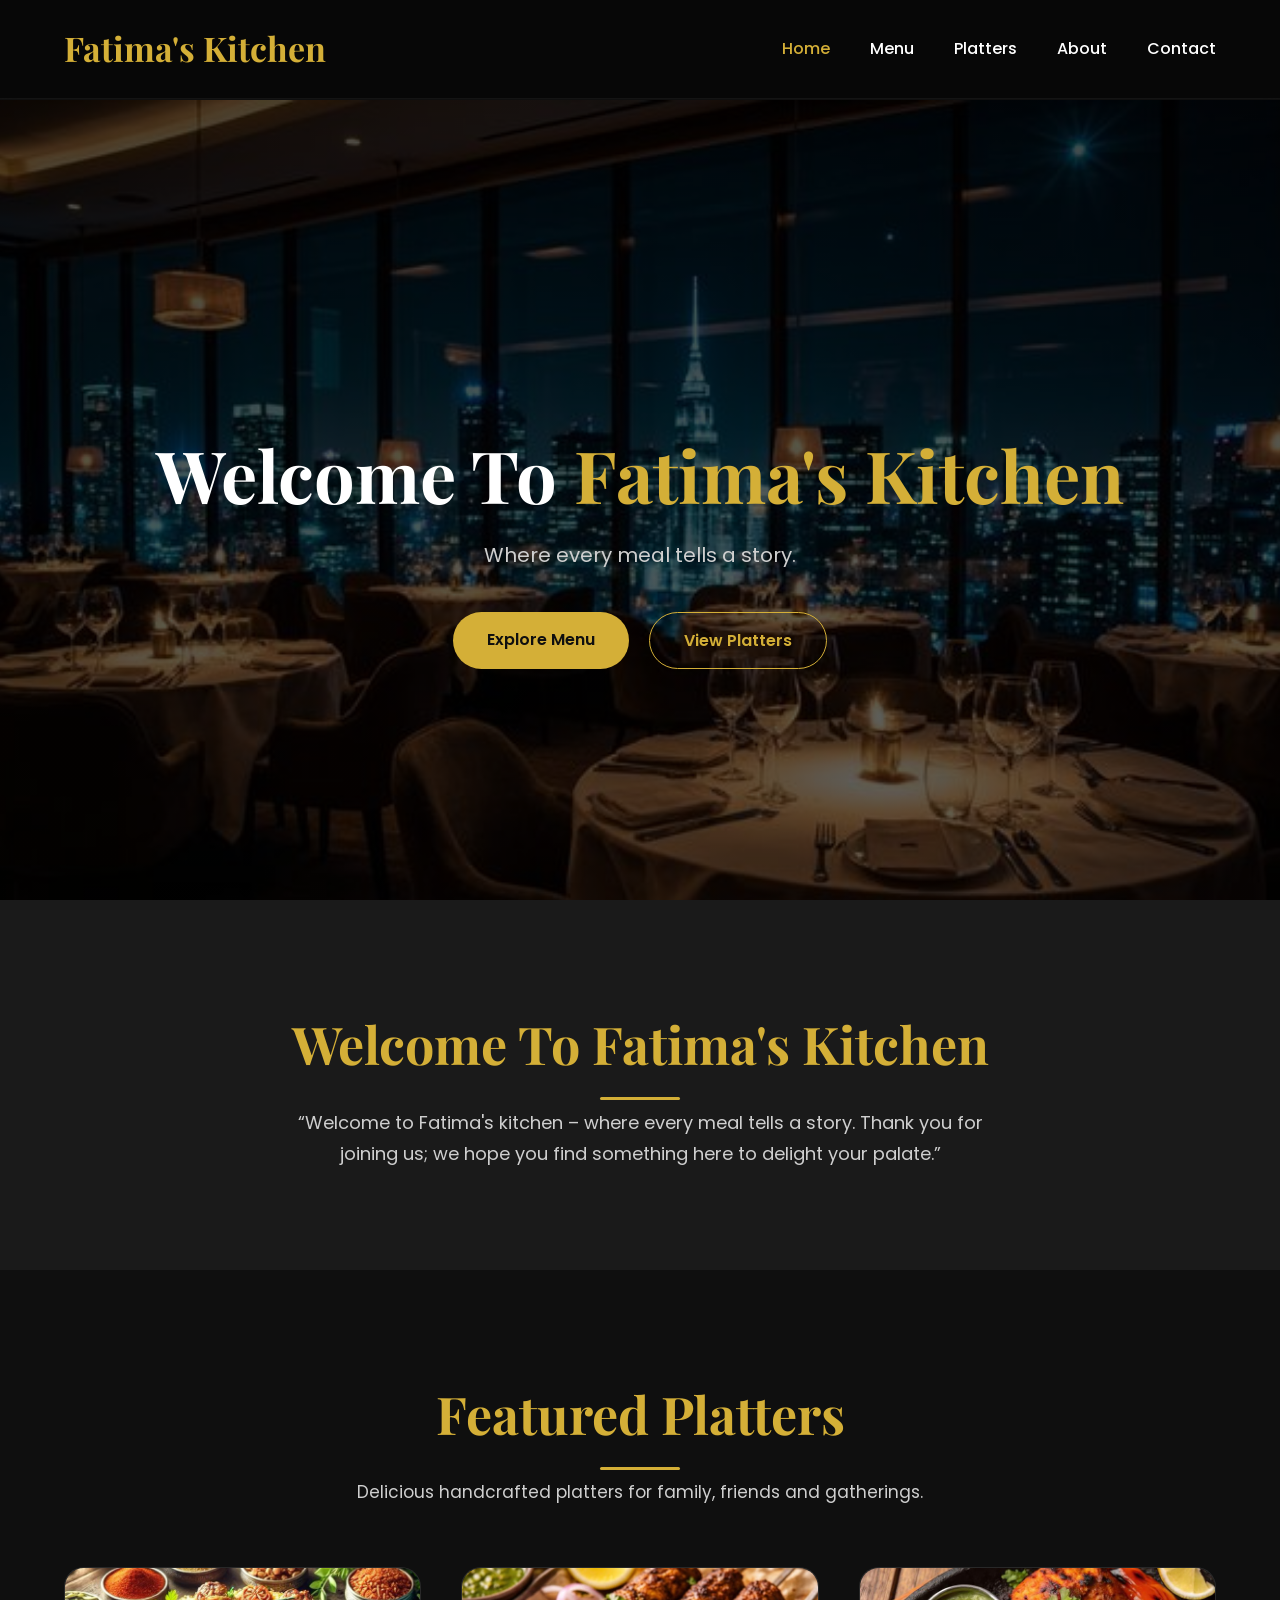
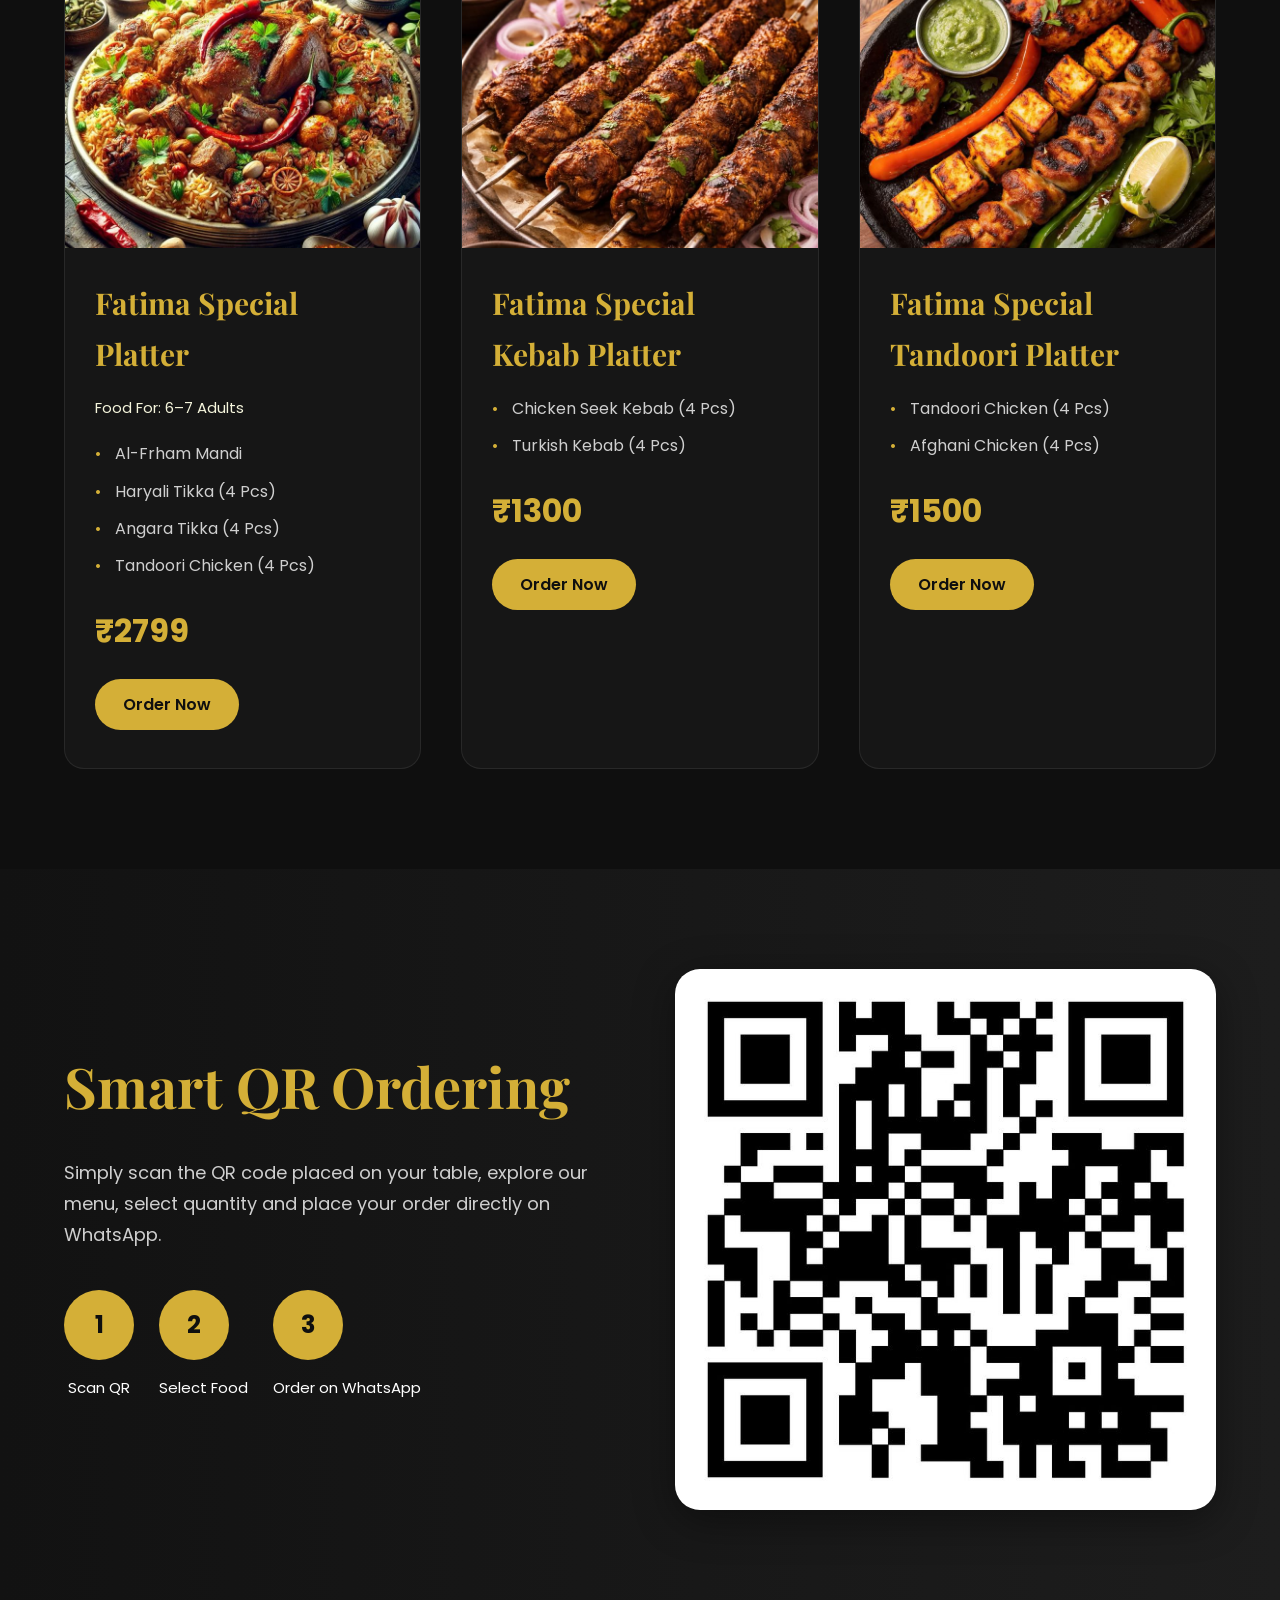
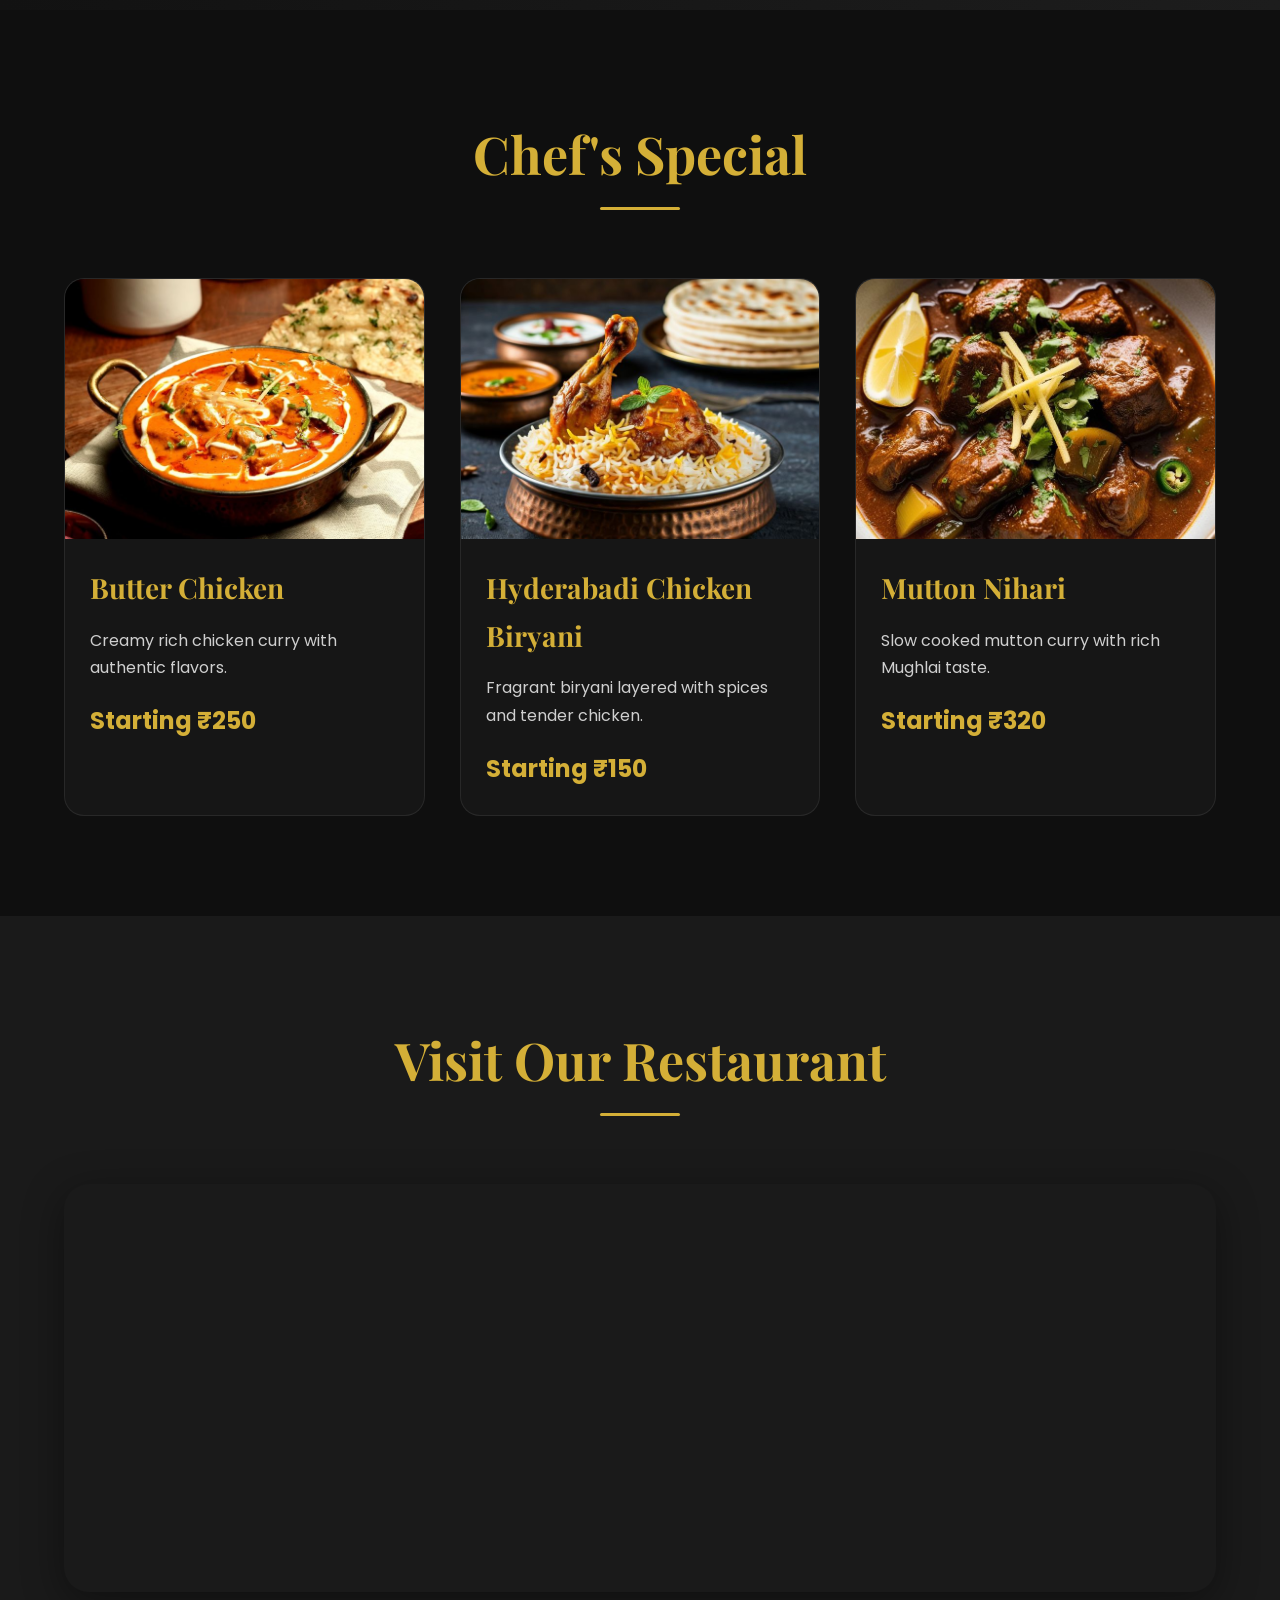
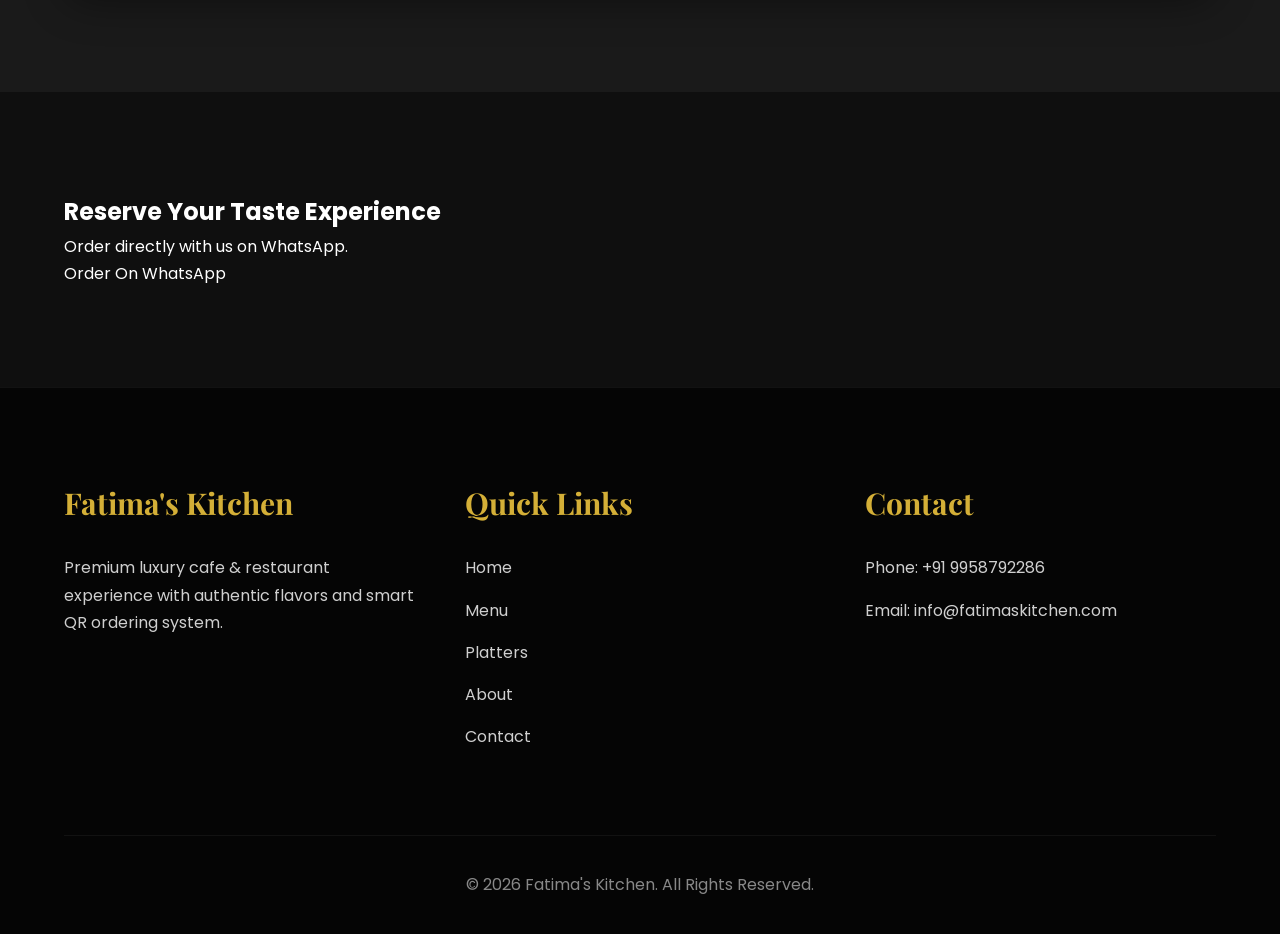
<file: index.html>
<!DOCTYPE html>
<html lang="en">

<head>
    <meta charset="UTF-8">
    <meta name="viewport" content="width=device-width, initial-scale=1.0">

    <title>Fatima's Kitchen | Luxury Cafe & Restaurant</title>

    <!-- Google Fonts -->
    <link rel="preconnect" href="https://fonts.googleapis.com">
    <link rel="preconnect" href="https://fonts.gstatic.com" crossorigin>

    <link
        href="https://fonts.googleapis.com/css2?family=Playfair+Display:wght@500;600;700&family=Poppins:wght@300;400;500;600&display=swap"
        rel="stylesheet">

    <!-- Main CSS -->
    <link rel="stylesheet" href="css/style.css">

    <!-- Animations CSS -->
    <link rel="stylesheet" href="css/animations.css">
    
    <!-- Responsive CSS -->
    <link rel="stylesheet" href="css/responsive.css">


</head>

<body>

    <!-- ========================= -->
    <!-- HEADER / NAVBAR -->
    <!-- ========================= -->

    <header class="header">

        <div class="logo">
            <a href="index.html">Fatima's Kitchen</a>
        </div>

        <nav class="navbar">

            <ul class="nav-links">

                <li><a href="index.html" class="active">Home</a></li>

                <li><a href="menu.html">Menu</a></li>

                <li><a href="platters.html">Platters</a></li>

                <li><a href="about.html">About</a></li>

                <li><a href="contact.html">Contact</a></li>

            </ul>

        </nav>

        <div class="mobile-menu-btn">
            ☰
        </div>

    </header>





    <!-- ========================= -->
    <!-- HERO SECTION -->
    <!-- ========================= -->

    <section class="hero">

        <div class="hero-overlay"></div>

        <div class="hero-slider">

            <!-- Slide 1 -->
            <div class="hero-slide active-slide"
                style="background-image: url('images/hero/hero1.jpg');">

                <div class="hero-content">

                    <h1>
                        Welcome To
                        <span>Fatima's Kitchen</span>
                    </h1>

                    <p>
                        Where every meal tells a story.
                    </p>

                    <div class="hero-buttons">

                        <a href="menu.html" class="btn primary-btn">
                            Explore Menu
                        </a>

                        <a href="platters.html" class="btn secondary-btn">
                            View Platters
                        </a>

                    </div>

                </div>

            </div>


            <!-- Slide 2 -->
            <div class="hero-slide"
                style="background-image: url('images/hero/hero2.jpg');">

                <div class="hero-content">

                    <h1>
                        Luxury Dining Experience
                    </h1>

                    <p>
                        Taste the authentic flavors crafted with passion.
                    </p>

                </div>

            </div>



            <!-- Slide 3 -->
            <div class="hero-slide"
                style="background-image: url('images/hero/hero3.jpg');">

                <div class="hero-content">

                    <h1>
                        Smart QR Ordering System
                    </h1>

                    <p>
                        Scan • Select • Order on WhatsApp
                    </p>

                </div>

            </div>

        </div>

    </section>





    <!-- ========================= -->
    <!-- WELCOME SECTION -->
    <!-- ========================= -->

    <section class="welcome-section">

        <div class="container">

            <div class="section-heading">

                <h2>
                    Welcome To Fatima's Kitchen
                </h2>

                <p>
                    “Welcome to Fatima's kitchen – where every meal tells a story.
                    Thank you for joining us; we hope you find something here
                    to delight your palate.”
                </p>

            </div>

        </div>

    </section>





    <!-- ========================= -->
    <!-- FEATURED PLATTERS -->
    <!-- ========================= -->

    <section class="featured-platters">

        <div class="container">

            <div class="section-heading">

                <h2>Featured Platters</h2>

                <p>
                    Delicious handcrafted platters for family, friends and gatherings.
                </p>

            </div>



            <div class="platter-grid">


                <!-- Platter Card 1 -->
                <div class="platter-card">

                    <div class="platter-image">

                        <img src="images/platters/fatima-special-platter.jpg"
                            alt="Fatima Special Platter">

                    </div>

                    <div class="platter-content">

                        <h3>Fatima Special Platter</h3>

                        <p class="serves">
                            Food For: 6–7 Adults
                        </p>

                        <ul>

                            <li>Al-Frham Mandi</li>
                            <li>Haryali Tikka (4 Pcs)</li>
                            <li>Angara Tikka (4 Pcs)</li>
                            <li>Tandoori Chicken (4 Pcs)</li>

                        </ul>

                        <h4>₹2799</h4>

                        <a href="platters.html" class="card-btn">
                            Order Now
                        </a>

                    </div>

                </div>




                <!-- Platter Card 2 -->
                <div class="platter-card">

                    <div class="platter-image">

                        <img src="images/platters/kebab-platter.jpg"
                            alt="Kebab Platter">

                    </div>

                    <div class="platter-content">

                        <h3>Fatima Special Kebab Platter</h3>

                        <ul>

                            <li>Chicken Seek Kebab (4 Pcs)</li>
                            <li>Turkish Kebab (4 Pcs)</li>

                        </ul>

                        <h4>₹1300</h4>

                        <a href="platters.html" class="card-btn">
                            Order Now
                        </a>

                    </div>

                </div>





                <!-- Platter Card 3 -->
                <div class="platter-card">

                    <div class="platter-image">

                        <img src="images/platters/tandoori-platter.jpg"
                            alt="Tandoori Platter">

                    </div>

                    <div class="platter-content">

                        <h3>Fatima Special Tandoori Platter</h3>

                        <ul>

                            <li>Tandoori Chicken (4 Pcs)</li>
                            <li>Afghani Chicken (4 Pcs)</li>

                        </ul>

                        <h4>₹1500</h4>

                        <a href="platters.html" class="card-btn">
                            Order Now
                        </a>

                    </div>

                </div>


            </div>

        </div>

    </section>






    <!-- ========================= -->
    <!-- QR ORDERING SECTION -->
    <!-- ========================= -->

    <section class="qr-section">

        <div class="container">

            <div class="qr-content">

                <div class="qr-text">

                    <h2>
                        Smart QR Ordering
                    </h2>

                    <p>
                        Simply scan the QR code placed on your table,
                        explore our menu, select quantity and place your
                        order directly on WhatsApp.
                    </p>

                    <div class="qr-steps">

                        <div class="step">
                            <span>1</span>
                            <p>Scan QR</p>
                        </div>

                        <div class="step">
                            <span>2</span>
                            <p>Select Food</p>
                        </div>

                        <div class="step">
                            <span>3</span>
                            <p>Order on WhatsApp</p>
                        </div>

                    </div>

                </div>

                <div class="qr-image">

                    <img src="images/gallery/qr-demo.jpg"
                        alt="QR Ordering">

                </div>

            </div>

        </div>

    </section>






    <!-- ========================= -->
    <!-- SPECIAL MENU SECTION -->
    <!-- ========================= -->

    <section class="special-menu">

        <div class="container">

            <div class="section-heading">

                <h2>
                    Chef's Special
                </h2>

            </div>

            <div class="special-menu-grid">


                <!-- Item 1 -->
                <div class="menu-item">

                    <img src="images/menu/chicken/butter-chicken.jpg"
                        alt="Butter Chicken">

                    <div class="menu-content">

                        <h3>Butter Chicken</h3>

                        <p>
                            Creamy rich chicken curry with authentic flavors.
                        </p>

                        <span>Starting ₹250</span>

                    </div>

                </div>



                <!-- Item 2 -->
                <div class="menu-item">

                    <img src="images/menu/biryani/chicken-biryani.jpg"
                        alt="Chicken Biryani">

                    <div class="menu-content">

                        <h3>Hyderabadi Chicken Biryani</h3>

                        <p>
                            Fragrant biryani layered with spices and tender chicken.
                        </p>

                        <span>Starting ₹150</span>

                    </div>

                </div>



                <!-- Item 3 -->
                <div class="menu-item">

                    <img src="images/menu/mutton/mutton-nihari.jpg"
                        alt="Mutton Nihari">

                    <div class="menu-content">

                        <h3>Mutton Nihari</h3>

                        <p>
                            Slow cooked mutton curry with rich Mughlai taste.
                        </p>

                        <span>Starting ₹320</span>

                    </div>

                </div>

            </div>

        </div>

    </section>







    <!-- ========================= -->
    <!-- GOOGLE MAP SECTION -->
    <!-- ========================= -->

    <section class="map-section">

        <div class="container">

            <div class="section-heading">

                <h2>
                    Visit Our Restaurant
                </h2>

            </div>

            <div class="map-container">

                <iframe
                    src="https://www.google.com/maps?q=Pari%20Chowk%20Greater%20Noida&output=embed"
                    width="100%"
                    height="400"
                    style="border:0;"
                    allowfullscreen=""
                    loading="lazy">

                </iframe>

            </div>

        </div>

    </section>






    <!-- ========================= -->
    <!-- CONTACT CTA -->
    <!-- ========================= -->

    <section class="contact-cta">

        <div class="container">

            <h2>
                Reserve Your Taste Experience
            </h2>

            <p>
                Order directly with us on WhatsApp.
            </p>

            <a href="https://wa.me/919958792286"
                target="_blank"
                class="whatsapp-btn">

                Order On WhatsApp

            </a>

        </div>

    </section>






    <!-- ========================= -->
    <!-- FOOTER -->
    <!-- ========================= -->

    <footer class="footer">

        <div class="container">

            <div class="footer-grid">


                <!-- About -->
                <div class="footer-box">

                    <h3>Fatima's Kitchen</h3>

                    <p>
                        Premium luxury cafe & restaurant experience with authentic flavors and smart QR ordering system.
                    </p>

                </div>



                <!-- Quick Links -->
                <div class="footer-box">

                    <h3>Quick Links</h3>

                    <ul>

                        <li><a href="index.html">Home</a></li>

                        <li><a href="menu.html">Menu</a></li>

                        <li><a href="platters.html">Platters</a></li>

                        <li><a href="about.html">About</a></li>

                        <li><a href="contact.html">Contact</a></li>

                    </ul>

                </div>



                <!-- Contact -->
                <div class="footer-box">

                    <h3>Contact</h3>

                    <p>Phone: +91 9958792286</p>

                    <p>Email: info@fatimaskitchen.com</p>

                </div>

            </div>



            <div class="footer-bottom">

                <p>
                    © 2026 Fatima's Kitchen. All Rights Reserved.
                </p>

            </div>

        </div>

    </footer>





    <!-- ========================= -->
    <!-- MAIN JS -->
    <!-- ========================= -->

    <script src="js/main.js"></script>

</body>

</html>
</file>
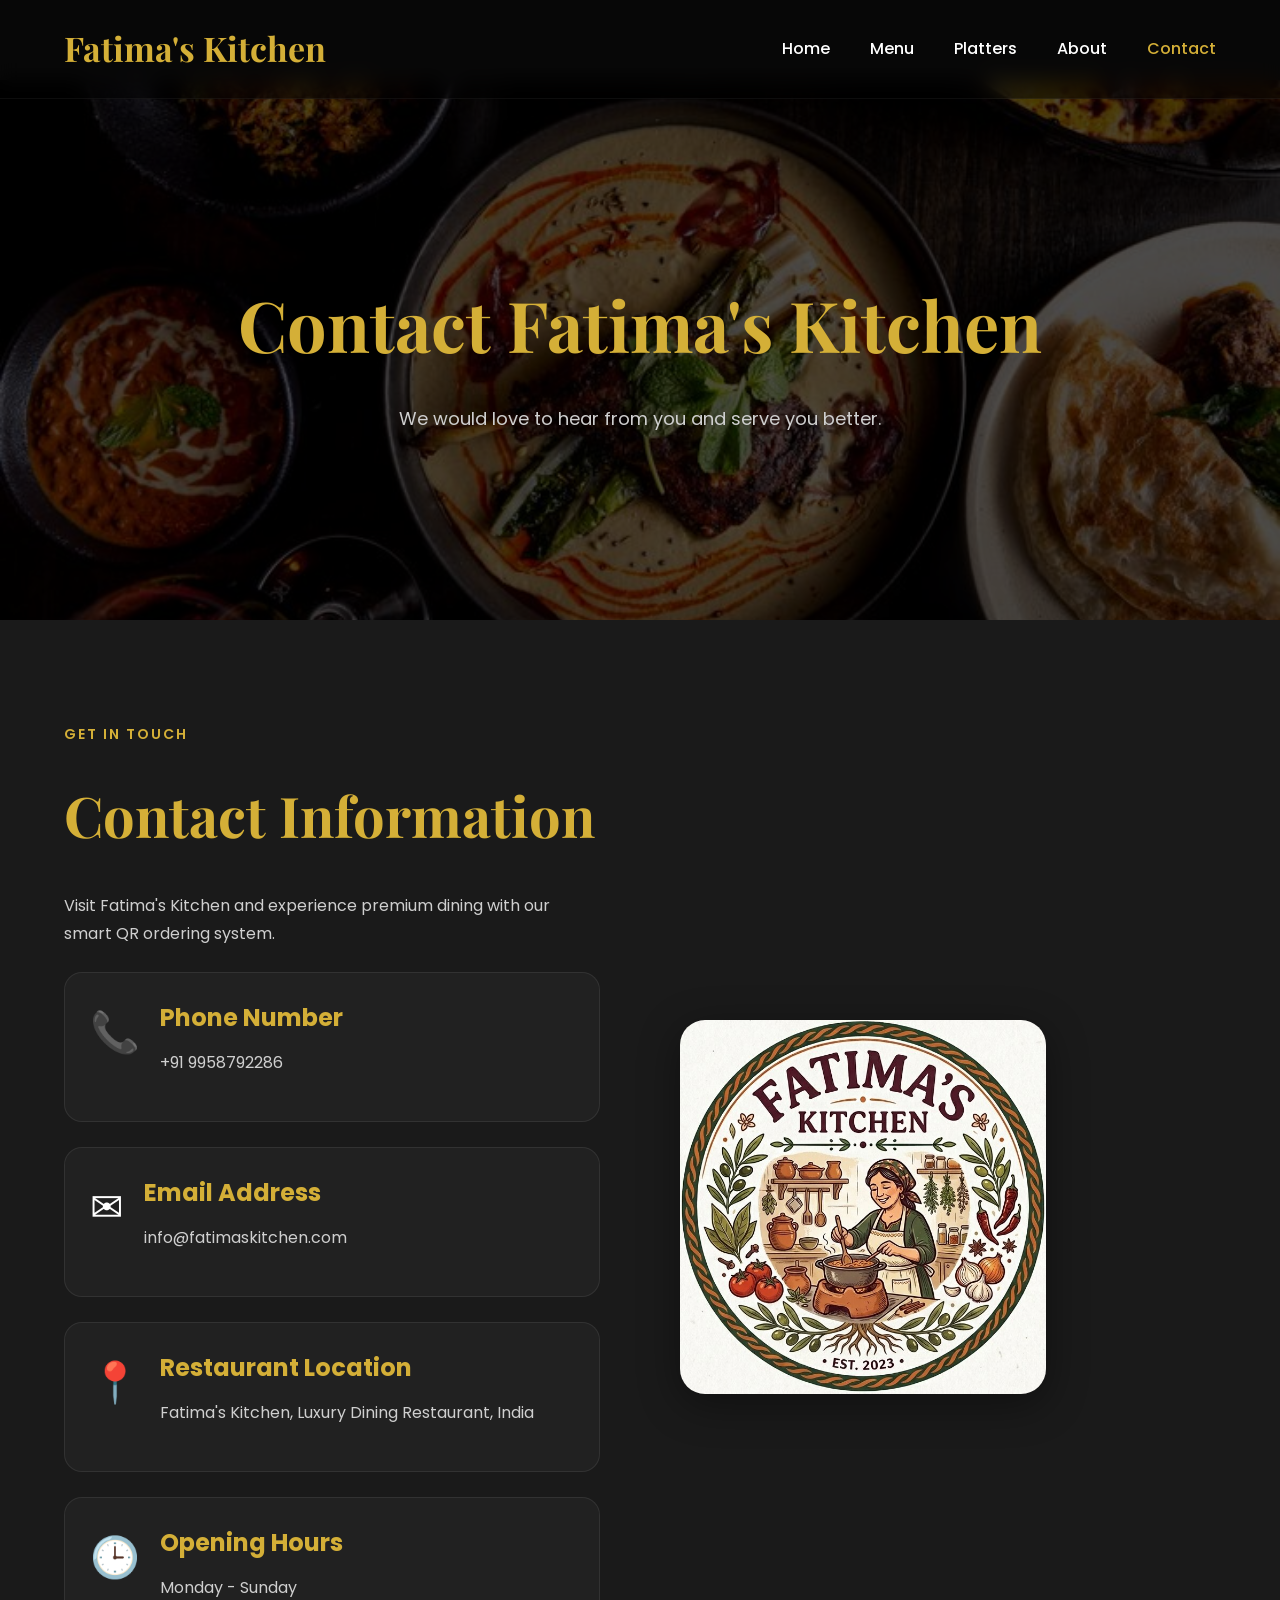
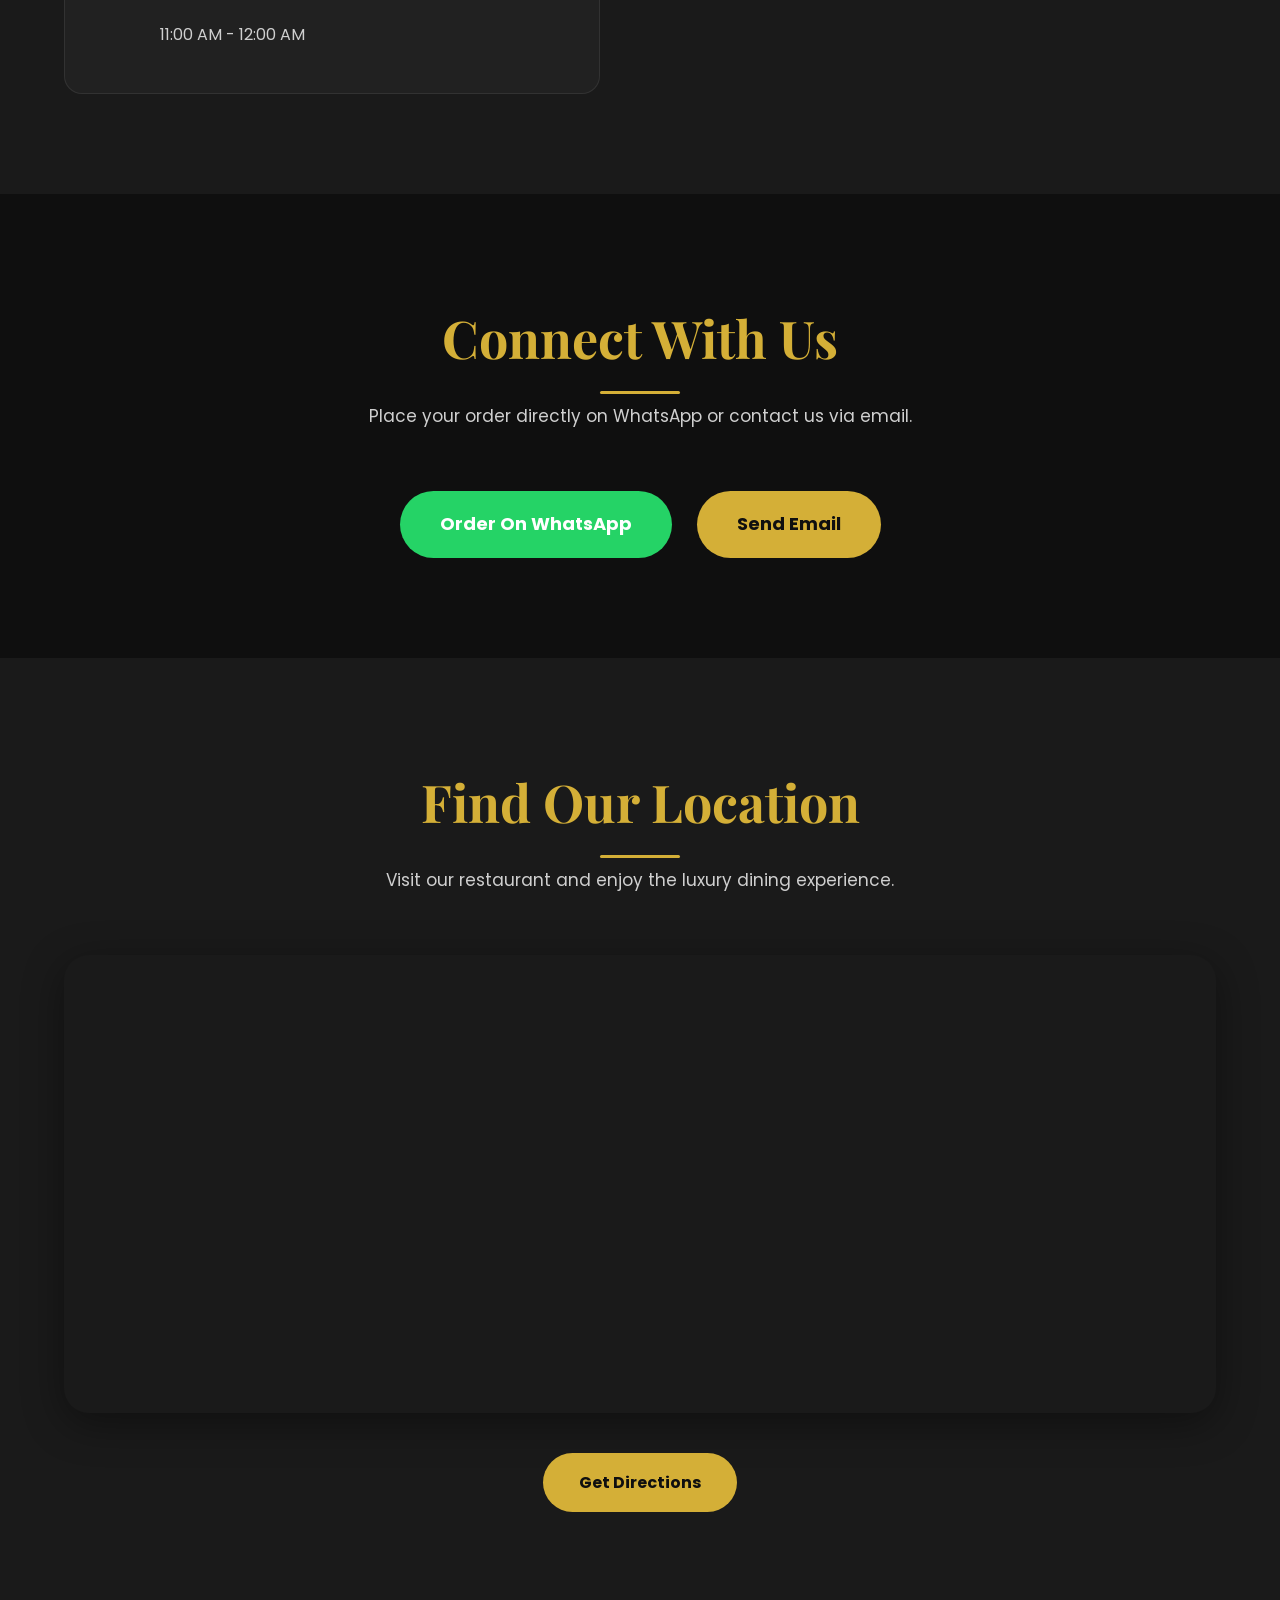
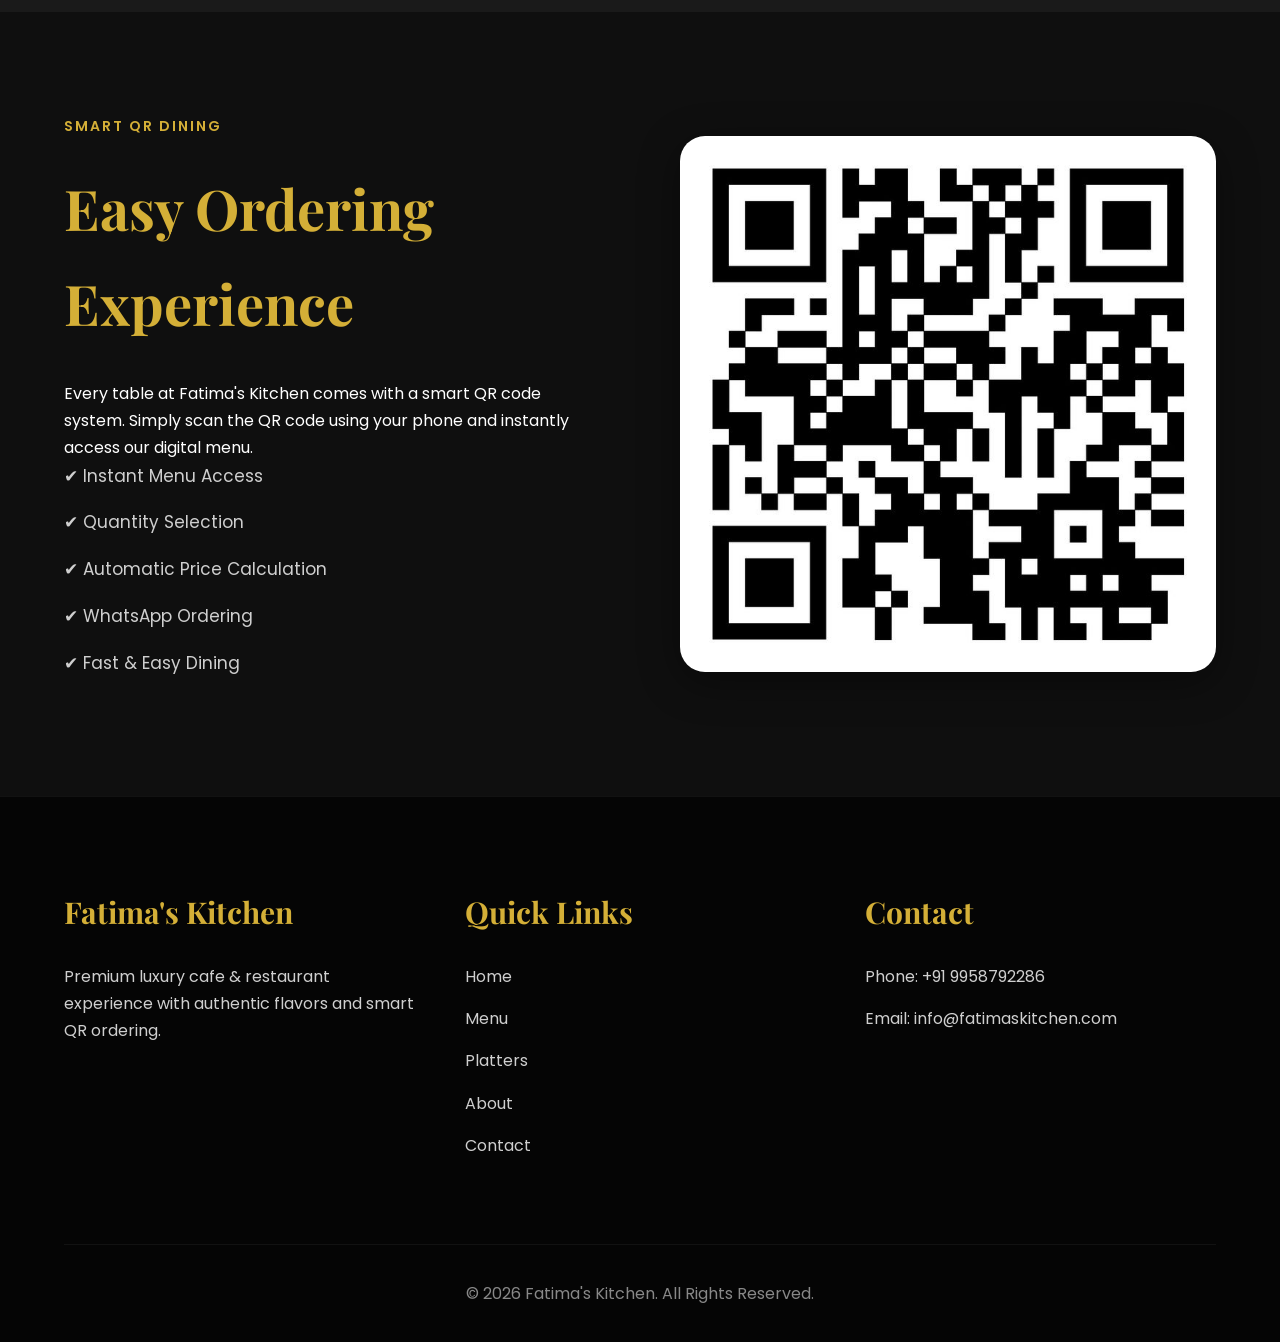
<file: contact.html>
<!DOCTYPE html>
<html lang="en">

<head>

    <meta charset="UTF-8">

    <meta name="viewport"
        content="width=device-width, initial-scale=1.0">

    <title>
        Contact Us | Fatima's Kitchen
    </title>

    <!-- GOOGLE FONTS -->

    <link rel="preconnect"
        href="https://fonts.googleapis.com">

    <link rel="preconnect"
        href="https://fonts.gstatic.com"
        crossorigin>

    <link href="https://fonts.googleapis.com/css2?family=Playfair+Display:wght@500;600;700&family=Poppins:wght@300;400;500;600&display=swap"
        rel="stylesheet">

    <!-- Main CSS -->
    <link rel="stylesheet" href="css/style.css">

    <!-- Animations CSS -->
    <link rel="stylesheet" href="css/animations.css">
    
    <!-- Responsive CSS -->
    <link rel="stylesheet" href="css/responsive.css">

</head>

<body>






    <!-- ========================= -->
    <!-- HEADER -->
    <!-- ========================= -->

    <header class="header">

        <div class="logo">

            <a href="index.html">
                Fatima's Kitchen
            </a>

        </div>

        <nav class="navbar">

            <ul class="nav-links">

                <li>
                    <a href="index.html">
                        Home
                    </a>
                </li>

                <li>
                    <a href="menu.html">
                        Menu
                    </a>
                </li>

                <li>
                    <a href="platters.html">
                        Platters
                    </a>
                </li>

                <li>
                    <a href="about.html">
                        About
                    </a>
                </li>

                <li>
                    <a href="contact.html"
                        class="active">
                        Contact
                    </a>
                </li>

            </ul>

        </nav>

        <div class="mobile-menu-btn">
            ☰
        </div>

    </header>








    <!-- ========================= -->
    <!-- PAGE HERO -->
    <!-- ========================= -->

    <section class="page-hero"
        style="background-image: url('images/hero/hero2.jpg');">

        <div class="overlay"></div>

        <div class="page-hero-content">

            <h1>
                Contact Fatima's Kitchen
            </h1>

            <p>
                We would love to hear from you and serve you better.
            </p>

        </div>

    </section>










    <!-- ========================= -->
    <!-- CONTACT INFO SECTION -->
    <!-- ========================= -->

    <section class="contact-info-section">

        <div class="container">

            <div class="contact-grid">







                <!-- CONTACT DETAILS -->

                <div class="contact-details">

                    <span class="section-subtitle">
                        Get In Touch
                    </span>

                    <h2>
                        Contact Information
                    </h2>

                    <p>
                        Visit Fatima's Kitchen and experience premium dining with our smart QR ordering system.
                    </p>







                    <!-- PHONE -->

                    <div class="contact-card">

                        <div class="contact-icon">
                            📞
                        </div>

                        <div class="contact-text">

                            <h3>
                                Phone Number
                            </h3>

                            <p>
                                +91 9958792286
                            </p>

                        </div>

                    </div>








                    <!-- EMAIL -->

                    <div class="contact-card">

                        <div class="contact-icon">
                            ✉
                        </div>

                        <div class="contact-text">

                            <h3>
                                Email Address
                            </h3>

                            <p>
                                info@fatimaskitchen.com
                            </p>

                        </div>

                    </div>








                    <!-- LOCATION -->

                    <div class="contact-card">

                        <div class="contact-icon">
                            📍
                        </div>

                        <div class="contact-text">

                            <h3>
                                Restaurant Location
                            </h3>

                            <p>
                                Fatima's Kitchen,
                                Luxury Dining Restaurant,
                                India
                            </p>

                        </div>

                    </div>








                    <!-- OPENING HOURS -->

                    <div class="contact-card">

                        <div class="contact-icon">
                            🕒
                        </div>

                        <div class="contact-text">

                            <h3>
                                Opening Hours
                            </h3>

                            <p>
                                Monday - Sunday
                            </p>

                            <p>
                                11:00 AM - 12:00 AM
                            </p>

                        </div>

                    </div>

                </div>








                <!-- CONTACT IMAGE -->

                <div class="contact-image">

                    <img src="images/gallery/gallery3.jpg"
                        alt="Fatima's Kitchen "style="width: 366px; height: auto;">


                </div>

            </div>

        </div>

    </section>










    <!-- ========================= -->
    <!-- CONTACT ACTIONS -->
    <!-- ========================= -->

    <section class="contact-actions-section">

        <div class="container">

            <div class="section-heading">

                <h2>
                    Connect With Us
                </h2>

                <p>
                    Place your order directly on WhatsApp or contact us via email.
                </p>

            </div>







            <div class="contact-action-buttons">




                <!-- WHATSAPP BUTTON -->

                <a href="https://wa.me/919958792286"
                    target="_blank"
                    class="contact-btn whatsapp-contact-btn">

                    Order On WhatsApp

                </a>








                <!-- EMAIL BUTTON -->

                <a href="mailto:info@fatimaskitchen.com"
                    class="contact-btn email-contact-btn">

                    Send Email

                </a>

            </div>

        </div>

    </section>










    <!-- ========================= -->
    <!-- GOOGLE MAP SECTION -->
    <!-- ========================= -->

    <section class="map-section">

        <div class="container">

            <div class="section-heading">

                <h2>
                    Find Our Location
                </h2>

                <p>
                    Visit our restaurant and enjoy the luxury dining experience.
                </p>

            </div>








            <!-- GOOGLE MAP -->

            <div class="map-container">

                <iframe
                    src="https://www.google.com/maps?q=Pari%20Chowk%20Greater%20Noida&output=embed"
                    width="100%"
                    height="450"
                    style="border:0;"
                    allowfullscreen=""
                    loading="lazy">

                </iframe>

            </div>








            <!-- DIRECTION BUTTON -->

            <div class="direction-btn-box">

                <a href="https://maps.google.com"
                    target="_blank"
                    class="direction-btn">

                    Get Directions

                </a>

            </div>

        </div>

    </section>










    <!-- ========================= -->
    <!-- QR ORDERING INFO -->
    <!-- ========================= -->

    <section class="qr-info-section">

        <div class="container">

            <div class="qr-info-grid">







                <!-- LEFT -->

                <div class="qr-info-content">

                    <span class="section-subtitle">
                        Smart QR Dining
                    </span>

                    <h2>
                        Easy Ordering Experience
                    </h2>

                    <p>
                        Every table at Fatima's Kitchen comes with a smart QR code system.
                        Simply scan the QR code using your phone and instantly access our digital menu.
                    </p>

                    <ul class="qr-features">

                        <li>
                            ✔ Instant Menu Access
                        </li>

                        <li>
                            ✔ Quantity Selection
                        </li>

                        <li>
                            ✔ Automatic Price Calculation
                        </li>

                        <li>
                            ✔ WhatsApp Ordering
                        </li>

                        <li>
                            ✔ Fast & Easy Dining
                        </li>

                    </ul>

                </div>








                <!-- RIGHT -->

                <div class="qr-info-image">

                    <img src="images/gallery/qr-demo.jpg"
                        alt="QR Ordering System">

                </div>

            </div>

        </div>

    </section>










    <!-- ========================= -->
    <!-- FOOTER -->
    <!-- ========================= -->

    <footer class="footer">

        <div class="container">

            <div class="footer-grid">








                <!-- ABOUT -->

                <div class="footer-box">

                    <h3>
                        Fatima's Kitchen
                    </h3>

                    <p>
                        Premium luxury cafe & restaurant experience with authentic flavors and smart QR ordering.
                    </p>

                </div>








                <!-- QUICK LINKS -->

                <div class="footer-box">

                    <h3>
                        Quick Links
                    </h3>

                    <ul>

                        <li>
                            <a href="index.html">
                                Home
                            </a>
                        </li>

                        <li>
                            <a href="menu.html">
                                Menu
                            </a>
                        </li>

                        <li>
                            <a href="platters.html">
                                Platters
                            </a>
                        </li>

                        <li>
                            <a href="about.html">
                                About
                            </a>
                        </li>

                        <li>
                            <a href="contact.html">
                                Contact
                            </a>
                        </li>

                    </ul>

                </div>








                <!-- CONTACT -->

                <div class="footer-box">

                    <h3>
                        Contact
                    </h3>

                    <p>
                        Phone: +91 9958792286
                    </p>

                    <p>
                        Email: info@fatimaskitchen.com
                    </p>

                </div>

            </div>








            <!-- FOOTER BOTTOM -->

            <div class="footer-bottom">

                <p>
                    © 2026 Fatima's Kitchen.
                    All Rights Reserved.
                </p>

            </div>

        </div>

    </footer>








    <!-- MAIN JS -->

    <script src="js/main.js"></script>

</body>

</html>
</file>
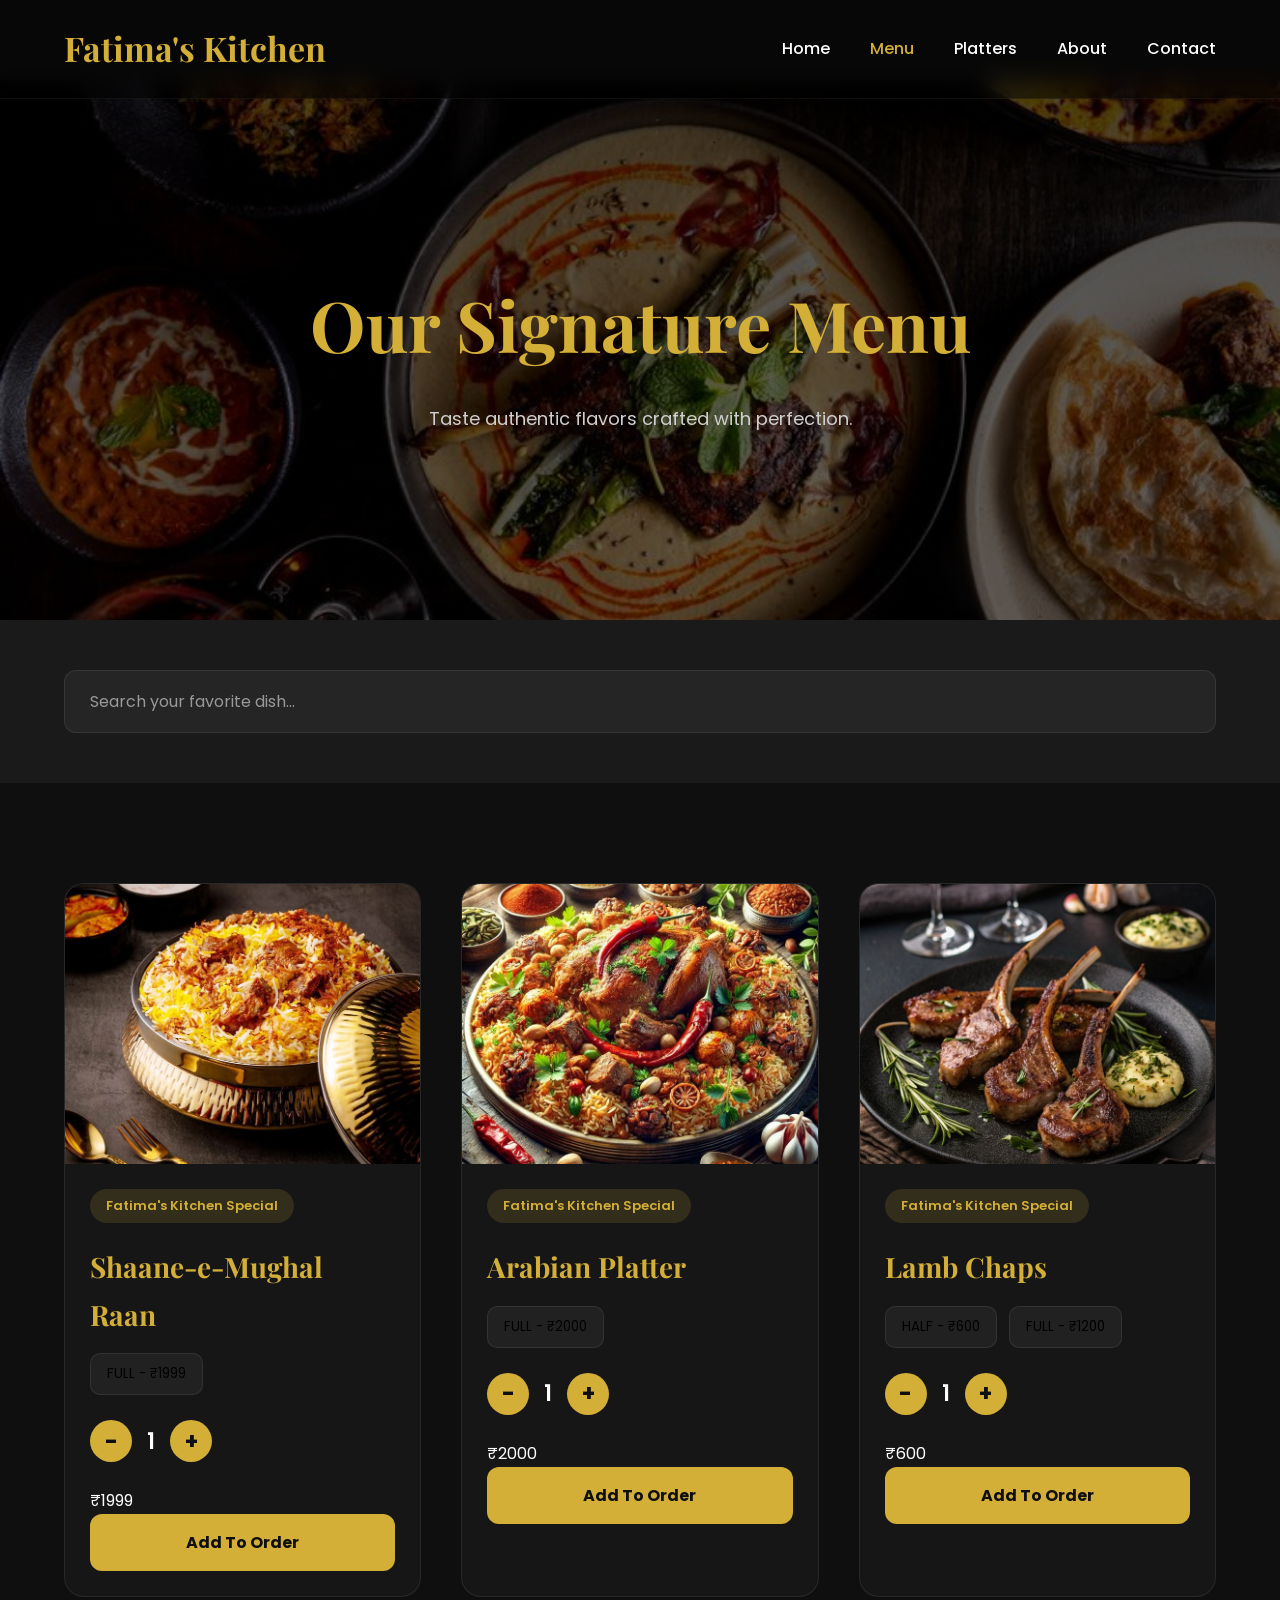
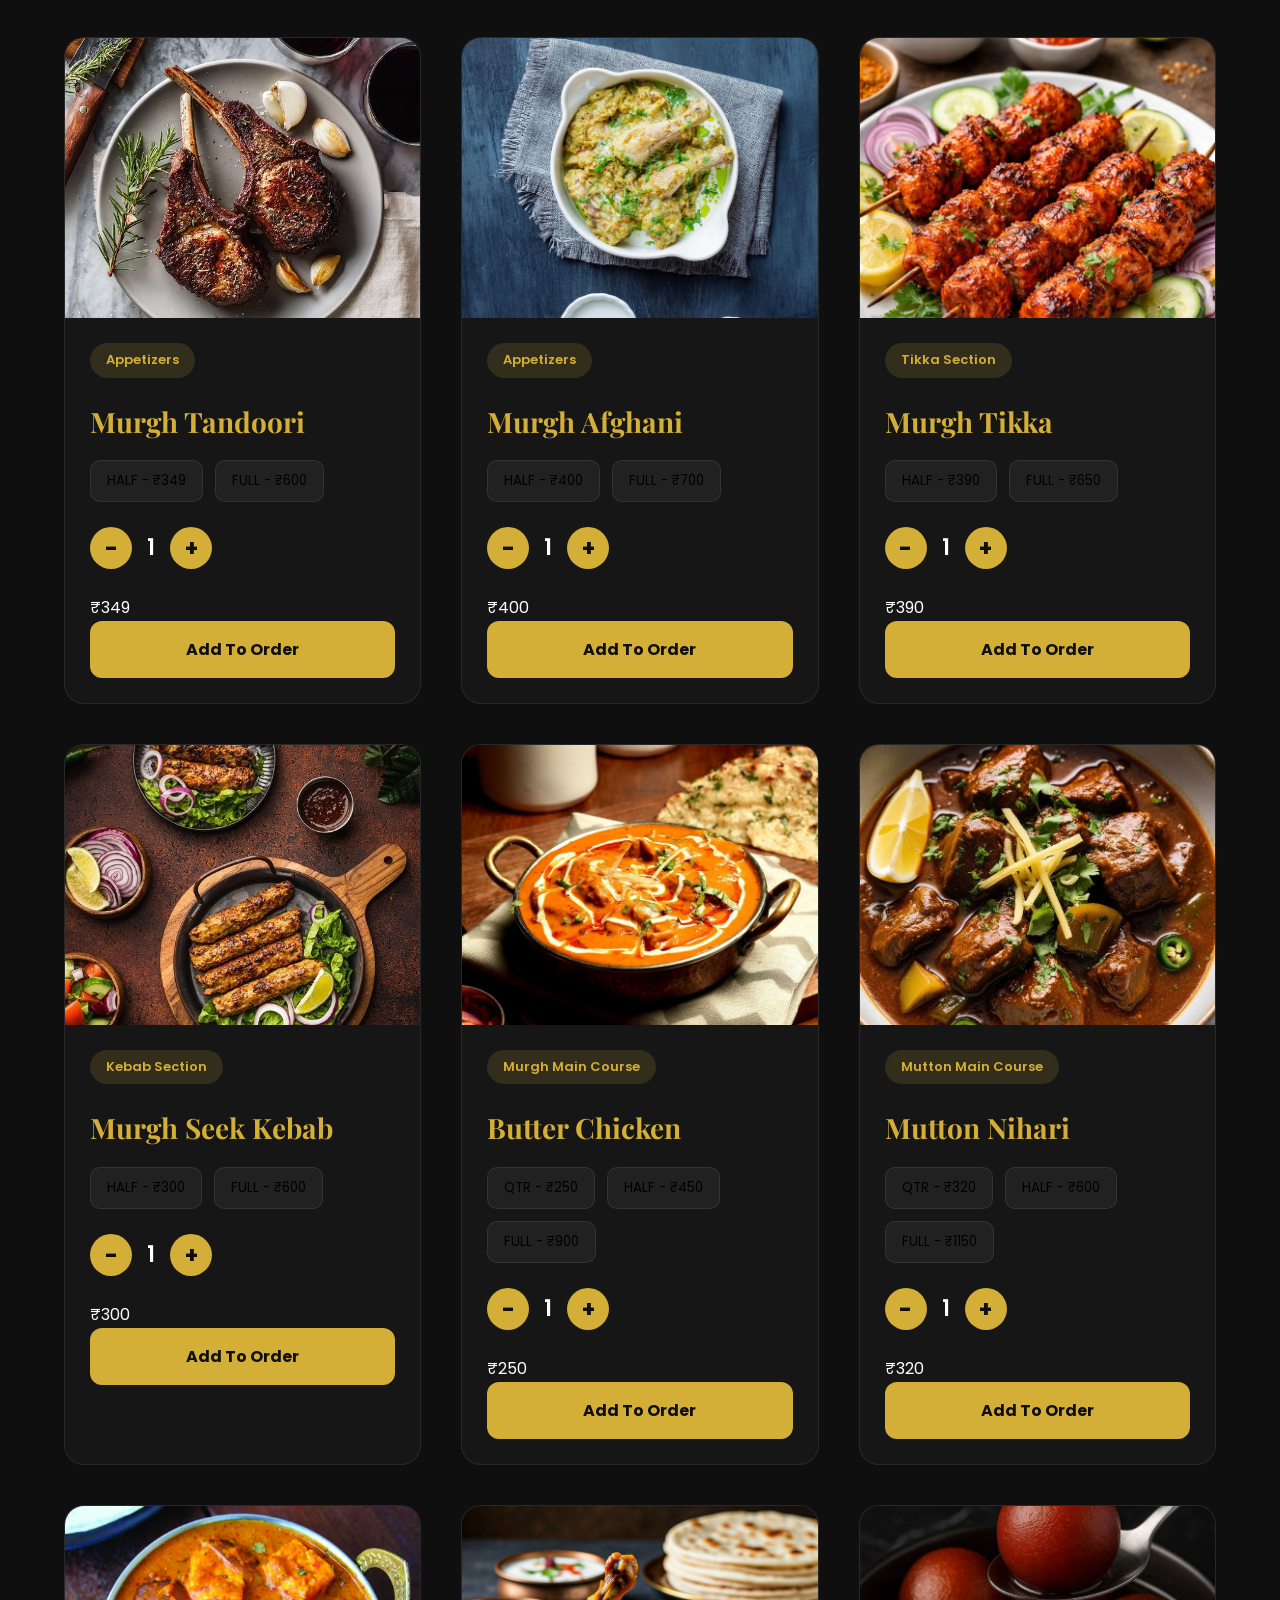
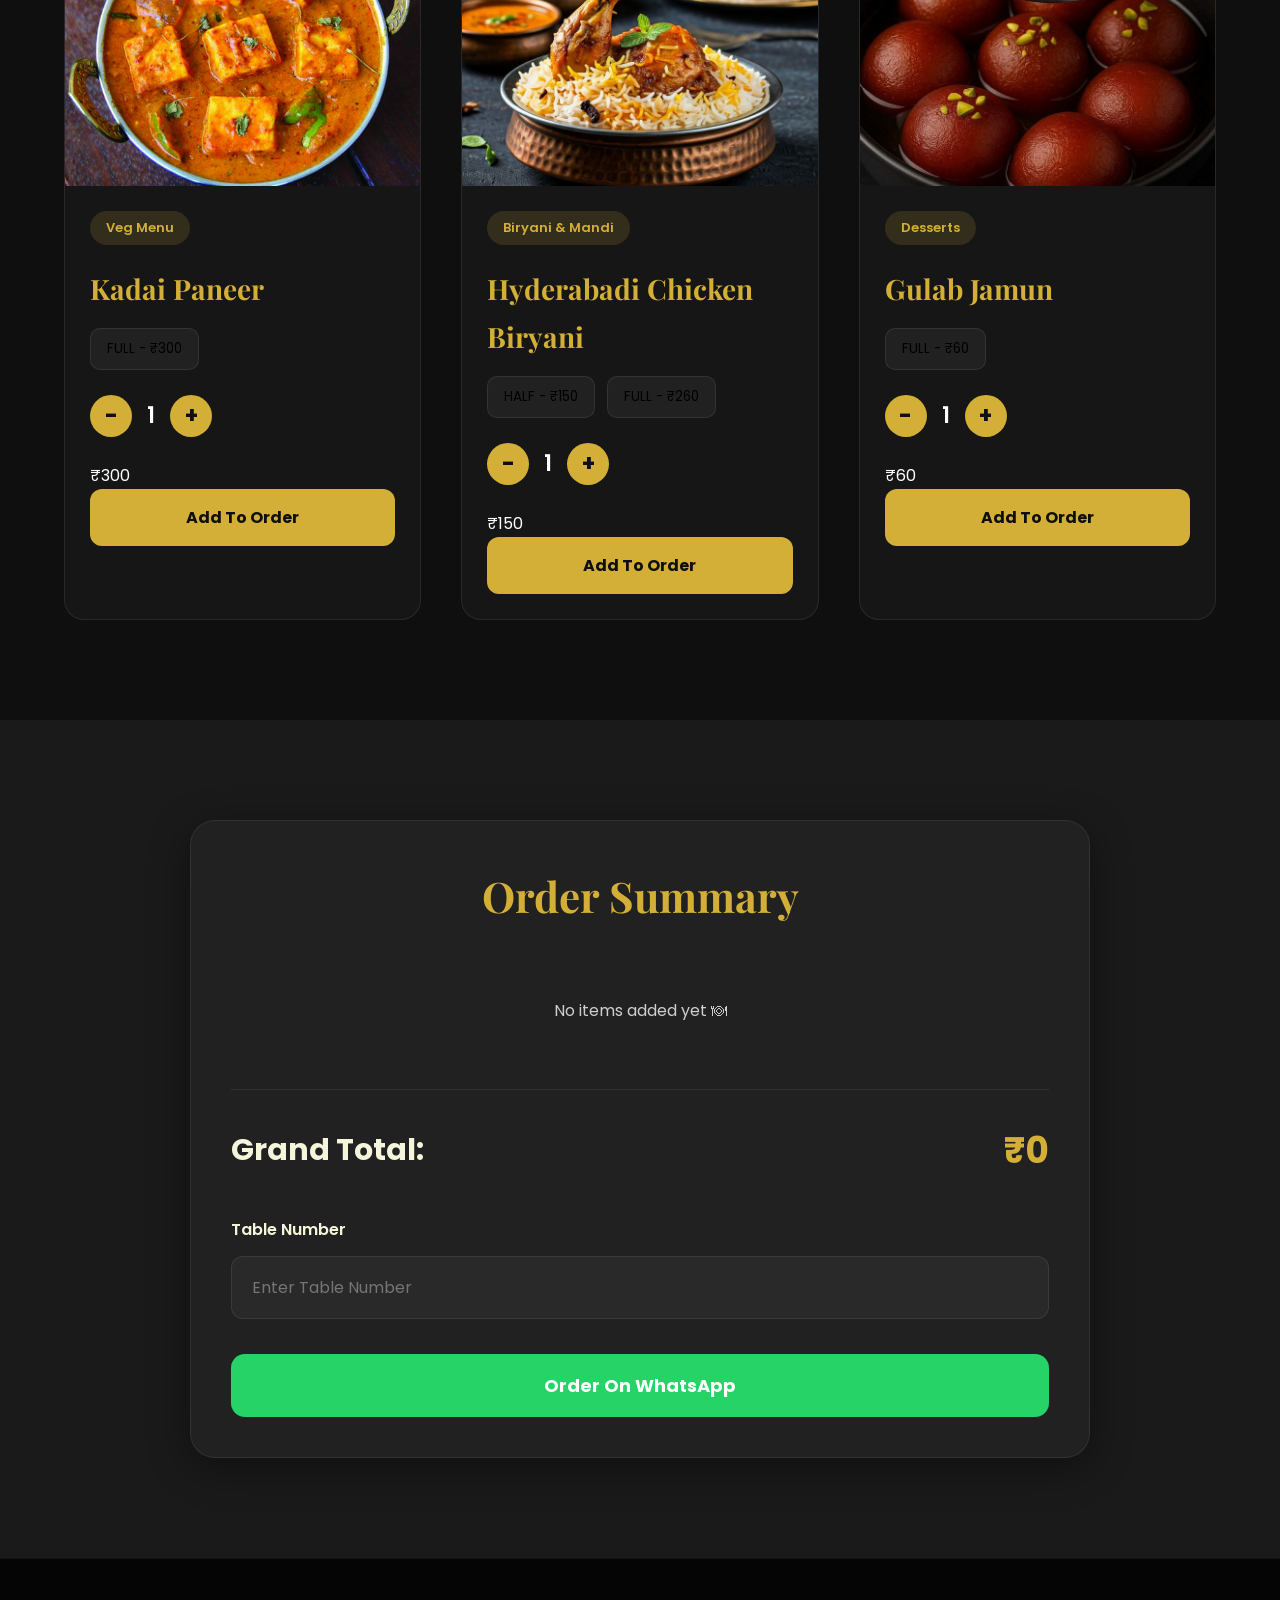
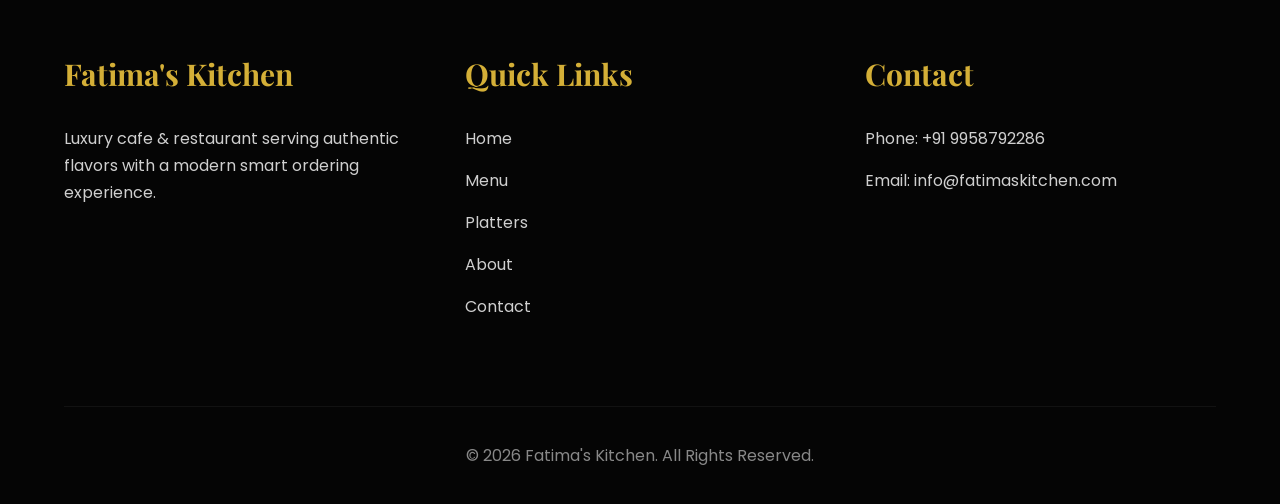
<file: menu.html>
<!DOCTYPE html>
<html lang="en">

<head>

    <meta charset="UTF-8">

    <meta name="viewport"
        content="width=device-width, initial-scale=1.0">

    <title>
        Menu | Fatima's Kitchen
    </title>

    <!-- Google Fonts -->
    <link rel="preconnect"
        href="https://fonts.googleapis.com">

    <link rel="preconnect"
        href="https://fonts.gstatic.com"
        crossorigin>

    <link href="https://fonts.googleapis.com/css2?family=Playfair+Display:wght@500;600;700&family=Poppins:wght@300;400;500;600&display=swap"
        rel="stylesheet">

    <!-- CSS FILES -->
    <link rel="stylesheet"
        href="css/style.css">

    <link rel="stylesheet"
        href="css/animations.css">

    <link rel="stylesheet"
        href="css/responsive.css">

</head>

<body>



    <!-- ========================= -->
    <!-- HEADER -->
    <!-- ========================= -->

    <header class="header">

        <div class="logo">

            <a href="index.html">

                Fatima's Kitchen

            </a>

        </div>

        <nav class="navbar">

            <ul class="nav-links">

                <li>
                    <a href="index.html">
                        Home
                    </a>
                </li>

                <li>
                    <a href="menu.html"
                        class="active">
                        Menu
                    </a>
                </li>

                <li>
                    <a href="platters.html">
                        Platters
                    </a>
                </li>

                <li>
                    <a href="about.html">
                        About
                    </a>
                </li>

                <li>
                    <a href="contact.html">
                        Contact
                    </a>
                </li>

            </ul>

        </nav>

        <div class="mobile-menu-btn">

            ☰

        </div>

    </header>





    <!-- ========================= -->
    <!-- HERO -->
    <!-- ========================= -->

    <section class="page-hero"
        style="background-image: url('images/hero/hero2.jpg');">

        <div class="hero-overlay"></div>

        <div class="page-hero-content">

            <h1>
                Our Signature Menu
            </h1>

            <p>
                Taste authentic flavors crafted with perfection.
            </p>

        </div>

    </section>





    <!-- ========================= -->
    <!-- MENU SEARCH -->
    <!-- ========================= -->

    <section class="menu-search-section">

        <div class="container">

            <input type="text"
                id="menuSearch"
                placeholder="Search your favorite dish...">

        </div>

    </section>





    <!-- ========================= -->
    <!-- MENU SECTION -->
    <!-- ========================= -->

    <section class="menu-section">

        <div class="container">

            <div id="menu-container"
                class="menu-grid">

            </div>

        </div>

    </section>





    <!-- ========================= -->
    <!-- ORDER SUMMARY -->
    <!-- ========================= -->

    <section class="order-summary-section">

        <div class="container">

            <div class="order-summary-box">

                <h2>
                    Order Summary
                </h2>

                <div class="order-summary-items">

                    <div class="empty-order">

                        No items selected yet 🍽

                    </div>

                </div>

                <div class="total-price-box">

                    <h3>
                        Grand Total:
                    </h3>

                    <span class="grand-total-price">

                        ₹0

                    </span>

                </div>





                <!-- TABLE NUMBER -->

                <div class="table-input-box">

                    <label for="tableNumber">

                        Table Number

                    </label>

                    <input type="number"
                        id="tableNumber"
                        placeholder="Enter Table Number">

                </div>





                <!-- WHATSAPP BUTTON -->

                <button class="whatsapp-order-btn">

                    Order On WhatsApp

                </button>

            </div>

        </div>

    </section>





    <!-- ========================= -->
    <!-- FOOTER -->
    <!-- ========================= -->

    <footer class="footer">

        <div class="container">

            <div class="footer-grid">



                <div class="footer-box">

                    <h3>
                        Fatima's Kitchen
                    </h3>

                    <p>
                        Luxury cafe & restaurant serving authentic flavors with a modern smart ordering experience.
                    </p>

                </div>





                <div class="footer-box">

                    <h3>
                        Quick Links
                    </h3>

                    <ul>

                        <li>
                            <a href="index.html">
                                Home
                            </a>
                        </li>

                        <li>
                            <a href="menu.html">
                                Menu
                            </a>
                        </li>

                        <li>
                            <a href="platters.html">
                                Platters
                            </a>
                        </li>

                        <li>
                            <a href="about.html">
                                About
                            </a>
                        </li>

                        <li>
                            <a href="contact.html">
                                Contact
                            </a>
                        </li>

                    </ul>

                </div>





                <div class="footer-box">

                    <h3>
                        Contact
                    </h3>

                    <p>
                        Phone: +91 9958792286
                    </p>

                    <p>
                        Email: info@fatimaskitchen.com
                    </p>

                </div>

            </div>





            <div class="footer-bottom">

                <p>
                    © 2026 Fatima's Kitchen.
                    All Rights Reserved.
                </p>

            </div>

        </div>

    </footer>





    <!-- ========================= -->
    <!-- MENU DATA -->
    <!-- ========================= -->

    <script>

        const menuItems = [

            {
                category: "Fatima's Kitchen Special",

                name: "Shaane-e-Mughal Raan",

                image: "images/menu/chicken/raan.jpg",

                prices: {
                    full: 1999
                }
            },

            {
                category: "Fatima's Kitchen Special",

                name: "Arabian Platter",

                image: "images/menu/chicken/arabian-platter.jpg",

                prices: {
                    full: 2000
                }
            },

            {
                category: "Fatima's Kitchen Special",

                name: "Lamb Chaps",

                image: "images/menu/mutton/lamb-chaps.jpg",

                prices: {
                    half: 600,
                    full: 1200
                }
            },

            {
                category: "Appetizers",

                name: "Murgh Tandoori",

                image: "images/menu/appetizers/murgh-tandoori.jpg",

                prices: {
                    half: 349,
                    full: 600
                }
            },

            {
                category: "Appetizers",

                name: "Murgh Afghani",

                image: "images/menu/appetizers/murgh-afghani.jpg",

                prices: {
                    half: 400,
                    full: 700
                }
            },

            {
                category: "Tikka Section",

                name: "Murgh Tikka",

                image: "images/menu/tikka/murgh-tikka.jpg",

                prices: {
                    half: 390,
                    full: 650
                }
            },

            {
                category: "Kebab Section",

                name: "Murgh Seek Kebab",

                image: "images/menu/kebabs/seek-kebab.jpg",

                prices: {
                    half: 300,
                    full: 600
                }
            },

            {
                category: "Murgh Main Course",

                name: "Butter Chicken",

                image: "images/menu/chicken/butter-chicken.jpg",

                prices: {
                    qtr: 250,
                    half: 450,
                    full: 900
                }
            },

            {
                category: "Mutton Main Course",

                name: "Mutton Nihari",

                image: "images/menu/mutton/mutton-nihari.jpg",

                prices: {
                    qtr: 320,
                    half: 600,
                    full: 1150
                }
            },

            {
                category: "Veg Menu",

                name: "Kadai Paneer",

                image: "images/menu/veg/kadai-paneer.jpg",

                prices: {
                    full: 300
                }
            },

            {
                category: "Biryani & Mandi",

                name: "Hyderabadi Chicken Biryani",

                image: "images/menu/biryani/chicken-biryani.jpg",

                prices: {
                    half: 150,
                    full: 260
                }
            },

            {
                category: "Desserts",

                name: "Gulab Jamun",

                image: "images/menu/desserts/gulab-jamun.jpg",

                prices: {
                    full: 60
                }
            }

        ];

    </script>





    <!-- ========================= -->
    <!-- DYNAMIC MENU RENDER -->
    <!-- ========================= -->

    <script>

        const menuContainer =
            document.getElementById("menu-container");



        function generatePriceButtons(prices) {

            let buttons = "";



            for (const type in prices) {

                buttons += `

                <button
                    class="price-option"
                    data-type="${type}"
                    data-price="${prices[type]}"
                >

                    ${type.toUpperCase()} - ₹${prices[type]}

                </button>

                `;

            }



            return buttons;

        }



        function renderMenuItems() {

            let html = "";



            menuItems.forEach(item => {

                html += `

                <div class="menu-card reveal">

                    <div class="menu-image">

                        <img
                            src="${item.image}"
                            alt="${item.name}"
                        >

                    </div>

                    <div class="menu-card-content">

                        <span class="menu-category">

                            ${item.category}

                        </span>

                        <h3>

                            ${item.name}

                        </h3>

                        <div class="price-options">

                            ${generatePriceButtons(item.prices)}

                        </div>

                        <div class="quantity-controls">

                            <button class="qty-btn minus-btn">

                                -

                            </button>

                            <span class="qty-number">

                                1

                            </span>

                            <button class="qty-btn plus-btn">

                                +

                            </button>

                        </div>

                        <div class="live-total-price">

                            ₹0

                        </div>

                        <button class="add-order-btn">

                            Add To Order

                        </button>

                    </div>

                </div>

                `;

            });



            menuContainer.innerHTML = html;

        }



        renderMenuItems();

    </script>





    <!-- ========================= -->
    <!-- JS FILES -->
    <!-- ========================= -->

    <script src="js/main.js"></script>

    <script src="js/menu.js"></script>

    <script src="js/whatsapp-order.js"></script>

    <script src="js/calculator.js"></script>

</body>

</html>
</file>
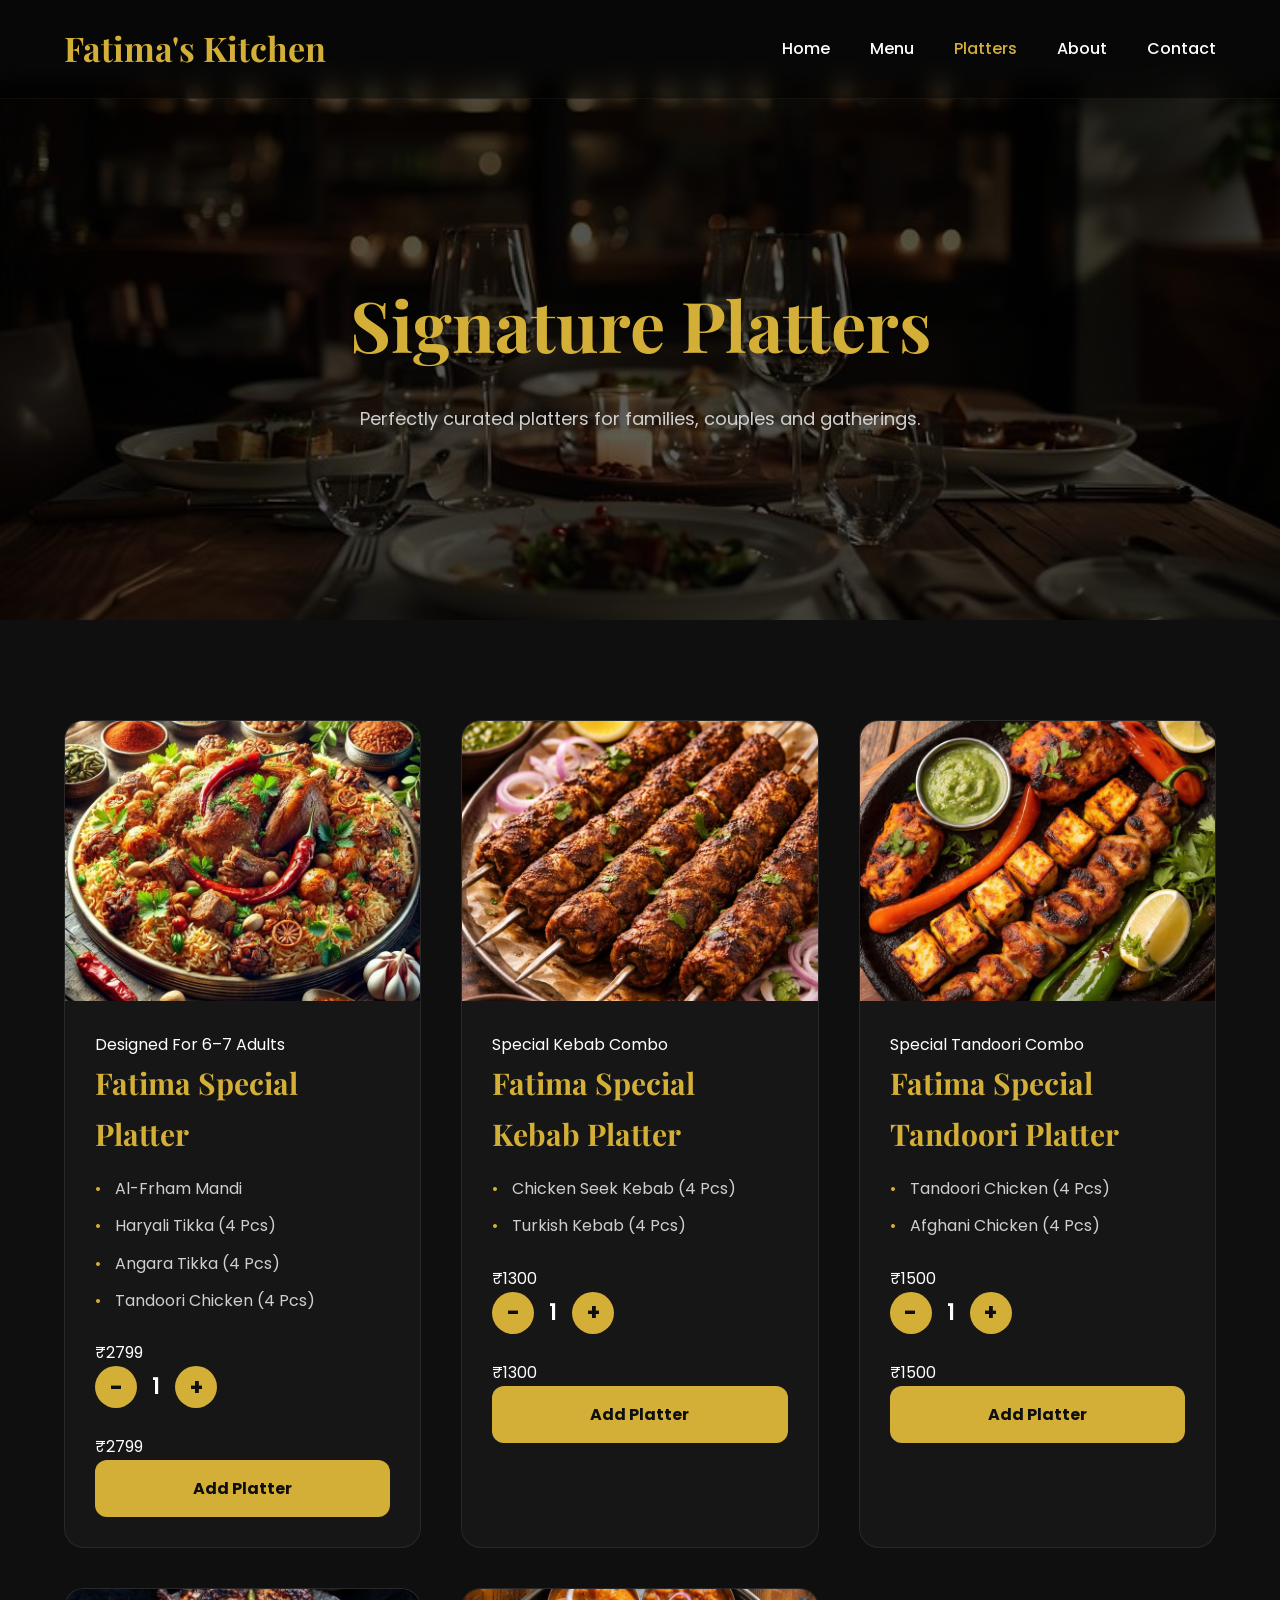
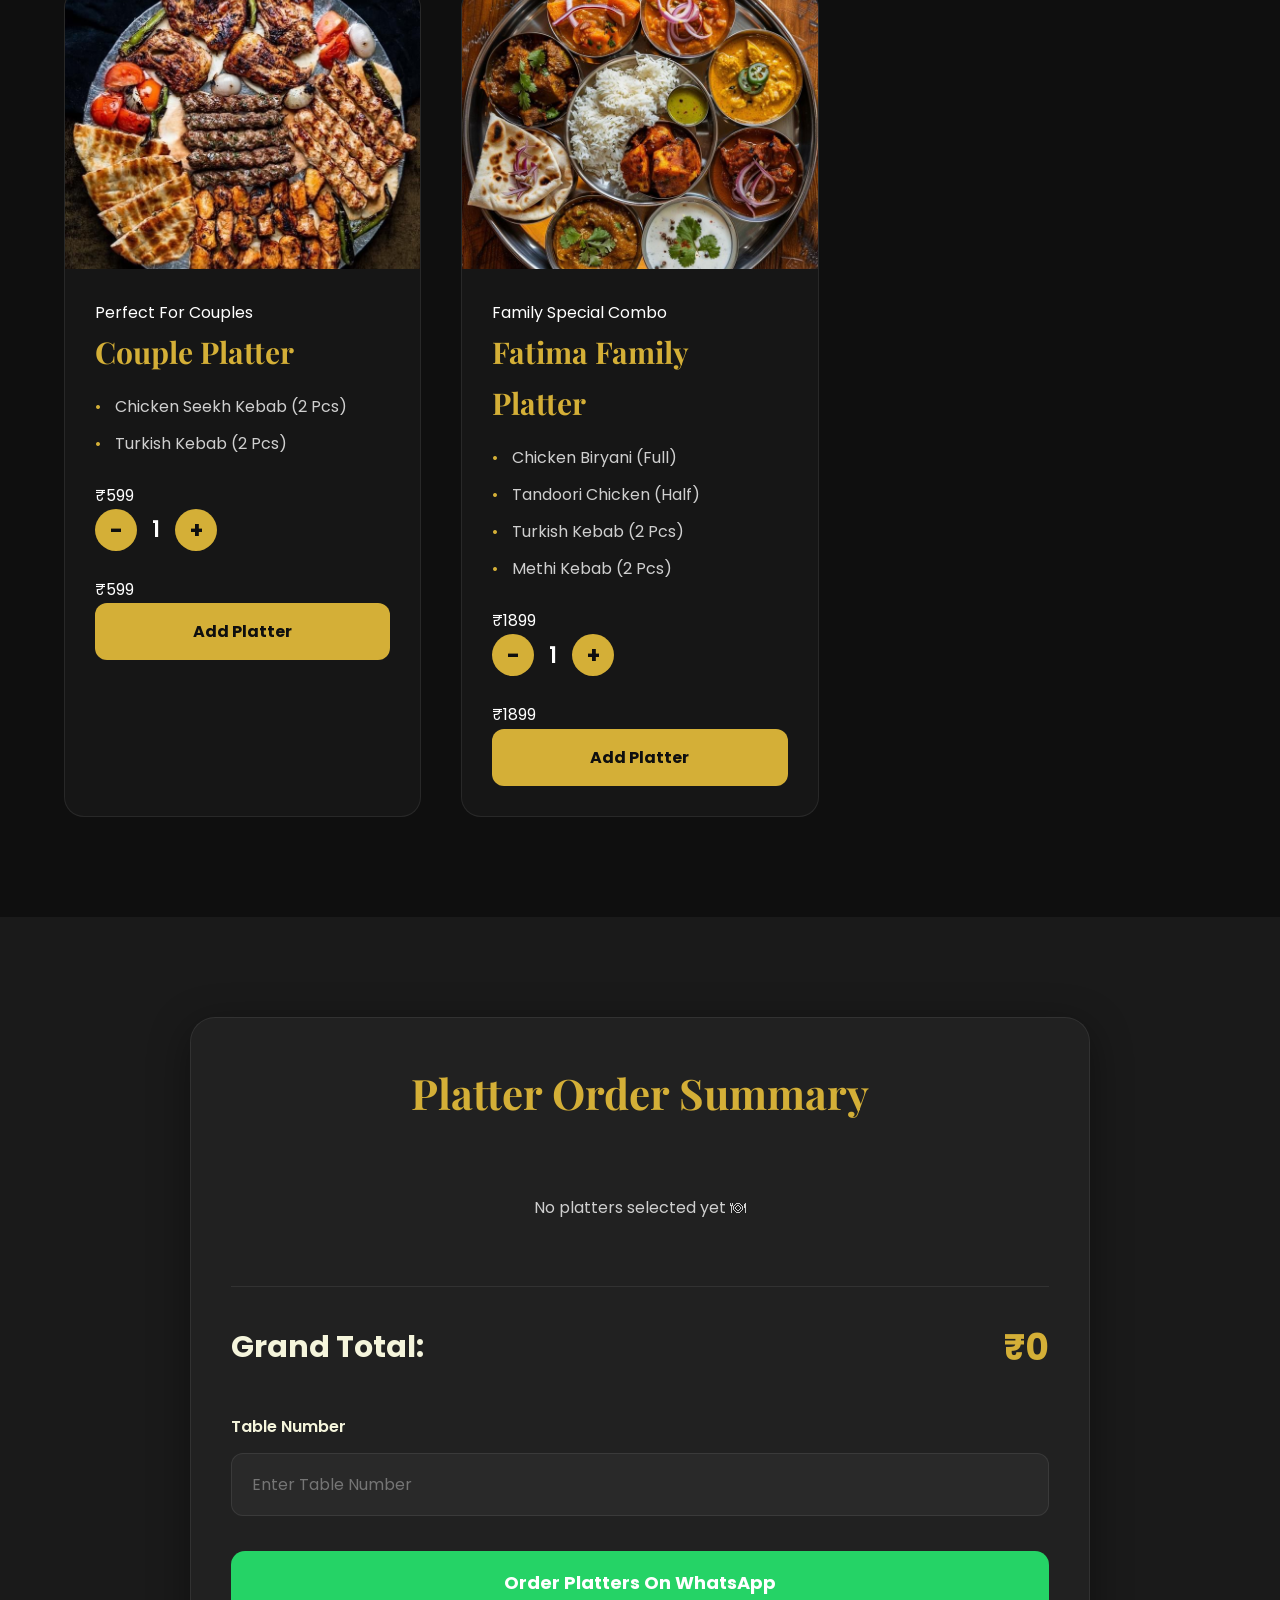
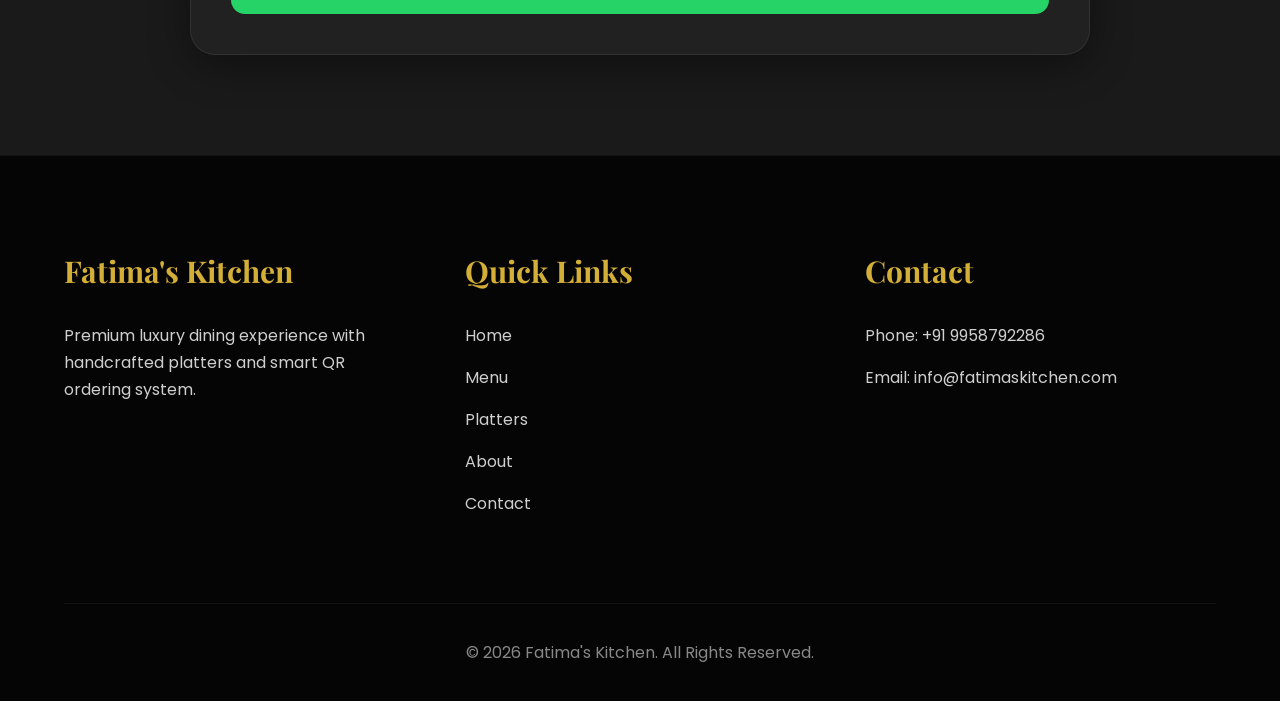
<file: platters.html>
<!DOCTYPE html>
<html lang="en">

<head>

    <meta charset="UTF-8">

    <meta name="viewport"
        content="width=device-width, initial-scale=1.0">

    <title>
        Platters | Fatima's Kitchen
    </title>

    <!-- GOOGLE FONTS -->

    <link rel="preconnect"
        href="https://fonts.googleapis.com">

    <link rel="preconnect"
        href="https://fonts.gstatic.com"
        crossorigin>

    <link href="https://fonts.googleapis.com/css2?family=Playfair+Display:wght@500;600;700&family=Poppins:wght@300;400;500;600&display=swap"
        rel="stylesheet">

    <!-- CSS FILES -->

    <link rel="stylesheet"
        href="css/style.css">

    <link rel="stylesheet"
        href="css/animations.css">

    <link rel="stylesheet"
        href="css/responsive.css">

</head>

<body>




    <!-- ========================= -->
    <!-- HEADER -->
    <!-- ========================= -->

    <header class="header">

        <div class="logo">

            <a href="index.html">

                Fatima's Kitchen

            </a>

        </div>

        <nav class="navbar">

            <ul class="nav-links">

                <li>
                    <a href="index.html">
                        Home
                    </a>
                </li>

                <li>
                    <a href="menu.html">
                        Menu
                    </a>
                </li>

                <li>
                    <a href="platters.html"
                        class="active">
                        Platters
                    </a>
                </li>

                <li>
                    <a href="about.html">
                        About
                    </a>
                </li>

                <li>
                    <a href="contact.html">
                        Contact
                    </a>
                </li>

            </ul>

        </nav>

        <div class="mobile-menu-btn">

            ☰

        </div>

    </header>







    <!-- ========================= -->
    <!-- HERO -->
    <!-- ========================= -->

    <section class="page-hero"
        style="background-image: url('images/hero/hero3.jpg');">

        <div class="hero-overlay"></div>

        <div class="page-hero-content">

            <h1>
                Signature Platters
            </h1>

            <p>
                Perfectly curated platters for families, couples and gatherings.
            </p>

        </div>

    </section>







    <!-- ========================= -->
    <!-- PLATTERS SECTION -->
    <!-- ========================= -->

    <section class="platters-page-section">

        <div class="container">

            <div id="platters-container"
                class="platters-grid">

            </div>

        </div>

    </section>








    <!-- ========================= -->
    <!-- ORDER SUMMARY -->
    <!-- ========================= -->

    <section class="order-summary-section">

        <div class="container">

            <div class="order-summary-box">

                <h2>
                    Platter Order Summary
                </h2>

                <div class="order-summary-items">

                    <div class="empty-order">

                        No platters selected yet 🍽

                    </div>

                </div>





                <!-- GRAND TOTAL -->

                <div class="total-price-box">

                    <h3>
                        Grand Total:
                    </h3>

                    <span class="grand-total-price">

                        ₹0

                    </span>

                </div>






                <!-- TABLE NUMBER -->

                <div class="table-input-box">

                    <label for="tableNumber">

                        Table Number

                    </label>

                    <input type="number"
                        id="tableNumber"
                        placeholder="Enter Table Number">

                </div>







                <!-- WHATSAPP BUTTON -->

                <button class="whatsapp-order-btn">

                    Order Platters On WhatsApp

                </button>

            </div>

        </div>

    </section>








    <!-- ========================= -->
    <!-- FOOTER -->
    <!-- ========================= -->

    <footer class="footer">

        <div class="container">

            <div class="footer-grid">




                <!-- ABOUT -->

                <div class="footer-box">

                    <h3>
                        Fatima's Kitchen
                    </h3>

                    <p>
                        Premium luxury dining experience with handcrafted platters and smart QR ordering system.
                    </p>

                </div>






                <!-- QUICK LINKS -->

                <div class="footer-box">

                    <h3>
                        Quick Links
                    </h3>

                    <ul>

                        <li>
                            <a href="index.html">
                                Home
                            </a>
                        </li>

                        <li>
                            <a href="menu.html">
                                Menu
                            </a>
                        </li>

                        <li>
                            <a href="platters.html">
                                Platters
                            </a>
                        </li>

                        <li>
                            <a href="about.html">
                                About
                            </a>
                        </li>

                        <li>
                            <a href="contact.html">
                                Contact
                            </a>
                        </li>

                    </ul>

                </div>






                <!-- CONTACT -->

                <div class="footer-box">

                    <h3>
                        Contact
                    </h3>

                    <p>
                        Phone: +91 9958792286
                    </p>

                    <p>
                        Email: info@fatimaskitchen.com
                    </p>

                </div>

            </div>






            <!-- FOOTER BOTTOM -->

            <div class="footer-bottom">

                <p>
                    © 2026 Fatima's Kitchen.
                    All Rights Reserved.
                </p>

            </div>

        </div>

    </footer>








    <!-- ========================= -->
    <!-- PLATTER DATA -->
    <!-- ========================= -->

    <script>

        const platters = [

            {
                name: "Fatima Special Platter",

                image: "images/platters/fatima-special-platter.jpg",

                serves: "Designed For 6–7 Adults",

                price: 2799,

                items: [

                    "Al-Frham Mandi",

                    "Haryali Tikka (4 Pcs)",

                    "Angara Tikka (4 Pcs)",

                    "Tandoori Chicken (4 Pcs)"

                ]
            },

            {
                name: "Fatima Special Kebab Platter",

                image: "images/platters/kebab-platter.jpg",

                serves: "Special Kebab Combo",

                price: 1300,

                items: [

                    "Chicken Seek Kebab (4 Pcs)",

                    "Turkish Kebab (4 Pcs)"

                ]
            },

            {
                name: "Fatima Special Tandoori Platter",

                image: "images/platters/tandoori-platter.jpg",

                serves: "Special Tandoori Combo",

                price: 1500,

                items: [

                    "Tandoori Chicken (4 Pcs)",

                    "Afghani Chicken (4 Pcs)"

                ]
            },

            {
                name: "Couple Platter",

                image: "images/platters/couple-platter.jpg",

                serves: "Perfect For Couples",

                price: 599,

                items: [

                    "Chicken Seekh Kebab (2 Pcs)",

                    "Turkish Kebab (2 Pcs)"

                ]
            },

            {
                name: "Fatima Family Platter",

                image: "images/platters/family-platter.jpg",

                serves: "Family Special Combo",

                price: 1899,

                items: [

                    "Chicken Biryani (Full)",

                    "Tandoori Chicken (Half)",

                    "Turkish Kebab (2 Pcs)",

                    "Methi Kebab (2 Pcs)"

                ]
            }

        ];

    </script>








    <!-- ========================= -->
    <!-- DYNAMIC PLATTERS -->
    <!-- ========================= -->

    <script>

        const plattersContainer =
            document.getElementById("platters-container");



        function renderPlatters() {

            let html = "";



            platters.forEach(platter => {

                let itemsHTML = "";



                platter.items.forEach(item => {

                    itemsHTML += `

                    <li>${item}</li>

                    `;

                });



                html += `

                <div class="platter-card reveal">

                    <div class="platter-image">

                        <img
                            src="${platter.image}"
                            alt="${platter.name}"
                        >

                    </div>

                    <div class="platter-content">

                        <span class="platter-serves">

                            ${platter.serves}

                        </span>

                        <h3>

                            ${platter.name}

                        </h3>

                        <ul class="platter-items">

                            ${itemsHTML}

                        </ul>

                        <div class="platter-price">

                            ₹${platter.price}

                        </div>

                        <div class="quantity-controls">

                            <button class="qty-btn minus-btn">

                                -

                            </button>

                            <span class="qty-number">

                                1

                            </span>

                            <button class="qty-btn plus-btn">

                                +

                            </button>

                        </div>

                        <div class="live-total-price">

                            ₹${platter.price}

                        </div>

                        <button class="add-order-btn">

                            Add Platter

                        </button>

                    </div>

                </div>

                `;

            });



            plattersContainer.innerHTML = html;

        }



        renderPlatters();

    </script>








    <!-- ========================= -->
    <!-- JS FILES -->
    <!-- ========================= -->

    <script src="js/main.js"></script>

    <script src="js/platters.js"></script>

    <script src="js/whatsapp-order.js"></script>

    <script src="js/calculator.js"></script>

</body>

</html>
</file>
<file: css/style.css>
/* =========================================================
   FATIMA'S KITCHEN
   LUXURY RESTAURANT WEBSITE
   MAIN STYLESHEET - PART 1
========================================================= */



/* =========================================================
   GOOGLE FONTS
========================================================= */

@import url('https://fonts.googleapis.com/css2?family=Playfair+Display:wght@500;600;700&family=Poppins:wght@300;400;500;600;700&display=swap');



/* =========================================================
   ROOT VARIABLES
========================================================= */

:root {

    --primary-color: #d4af37;

    --secondary-color: #f5f5dc;

    --dark-color: #0f0f0f;

    --dark-light: #1a1a1a;

    --text-color: #ffffff;

    --paragraph-color: #cfcfcf;

    --border-color: rgba(255, 255, 255, 0.08);

    --transition: 0.4s ease;

    --box-shadow:
        0 10px 40px rgba(0, 0, 0, 0.4);

}



/* =========================================================
   GLOBAL RESET
========================================================= */

* {

    margin: 0;

    padding: 0;

    box-sizing: border-box;

    scroll-behavior: smooth;

}



/* =========================================================
   BODY
========================================================= */

body {

    background: var(--dark-color);

    color: var(--text-color);

    font-family: 'Poppins', sans-serif;

    overflow-x: hidden;

    line-height: 1.7;

}



/* =========================================================
   CONTAINER
========================================================= */

.container {

    width: 90%;

    max-width: 1400px;

    margin: auto;

}



/* =========================================================
   IMAGES
========================================================= */

img {

    width: 100%;

    display: block;

}



/* =========================================================
   LINKS
========================================================= */

a {

    text-decoration: none;

    color: inherit;

}



/* =========================================================
   LISTS
========================================================= */

ul {

    list-style: none;

}



/* =========================================================
   SECTION SPACING
========================================================= */

section {

    padding: 100px 0;

}



/* =========================================================
   SECTION HEADINGS
========================================================= */

.section-heading {

    text-align: center;

    margin-bottom: 60px;

}

.section-heading h2 {

    font-size: 52px;

    font-family: 'Playfair Display', serif;

    color: var(--primary-color);

    margin-bottom: 20px;

}

.section-heading p {

    color: var(--paragraph-color);

    max-width: 700px;

    margin: auto;

    font-size: 17px;

}



/* =========================================================
   SUBTITLE
========================================================= */

.section-subtitle {

    color: var(--primary-color);

    letter-spacing: 2px;

    text-transform: uppercase;

    font-size: 14px;

    font-weight: 600;

}



/* =========================================================
   BUTTONS
========================================================= */

.btn {

    display: inline-block;

    padding: 14px 34px;

    border-radius: 50px;

    font-weight: 600;

    transition: var(--transition);

    cursor: pointer;

    border: none;

}

.primary-btn {

    background: var(--primary-color);

    color: var(--dark-color);

}

.primary-btn:hover {

    transform: translateY(-4px);

    box-shadow: 0 10px 30px rgba(212, 175, 55, 0.3);

}

.secondary-btn {

    border: 1px solid var(--primary-color);

    color: var(--primary-color);

}

.secondary-btn:hover {

    background: var(--primary-color);

    color: var(--dark-color);

}



/* =========================================================
   HEADER
========================================================= */

.header {

    position: fixed;

    top: 0;

    left: 0;

    width: 100%;

    z-index: 1000;

    padding: 20px 5%;

    display: flex;

    justify-content: space-between;

    align-items: center;

    background: rgba(0, 0, 0, 0.5);

    backdrop-filter: blur(10px);

    border-bottom: 1px solid rgba(255, 255, 255, 0.05);

}

.logo a {

    font-size: 34px;

    font-family: 'Playfair Display', serif;

    color: var(--primary-color);

    font-weight: 700;

}



/* =========================================================
   NAVBAR
========================================================= */

.nav-links {

    display: flex;

    gap: 40px;

}

.nav-links li a {

    position: relative;

    color: var(--text-color);

    transition: var(--transition);

    font-weight: 500;

}

.nav-links li a:hover {

    color: var(--primary-color);

}

.nav-links li a.active {

    color: var(--primary-color);

}

.nav-links li a::after {

    content: '';

    position: absolute;

    left: 0;

    bottom: -6px;

    width: 0;

    height: 2px;

    background: var(--primary-color);

    transition: var(--transition);

}

.nav-links li a:hover::after {

    width: 100%;

}

.mobile-menu-btn {

    display: none;

    font-size: 30px;

    cursor: pointer;

}



/* =========================================================
   HERO SECTION
========================================================= */

.hero {

    position: relative;

    height: 100vh;

    overflow: hidden;

}

.hero-overlay {

    position: absolute;

    width: 100%;

    height: 100%;

    background:
        linear-gradient(
            rgba(0,0,0,0.7),
            rgba(0,0,0,0.6)
        );

    z-index: 1;

}

.hero-slider {

    height: 100%;

}

.hero-slide {

    position: absolute;

    width: 100%;

    height: 100%;

    background-size: cover;

    background-position: center;

    opacity: 0;

    transition: opacity 1s ease;

}

.active-slide {

    opacity: 1;

}

.hero-content {

    position: relative;

    z-index: 2;

    height: 100%;

    display: flex;

    flex-direction: column;

    justify-content: center;

    align-items: center;

    text-align: center;

    padding: 0 20px;

}

.hero-content h1 {

    font-size: 85px;

    font-family: 'Playfair Display', serif;

    margin-bottom: 20px;

    max-width: 1000px;

    line-height: 1.2;

}

.hero-content h1 span {

    color: var(--primary-color);

}

.hero-content p {

    font-size: 20px;

    color: var(--paragraph-color);

    margin-bottom: 40px;

}

.hero-buttons {

    display: flex;

    gap: 20px;

}



/* =========================================================
   PAGE HERO
========================================================= */

.page-hero {

    position: relative;

    height: 60vh;

    display: flex;

    justify-content: center;

    align-items: center;

    background-size: cover;

    background-position: center;

    margin-top: 80px;

}

.page-hero .overlay {

    position: absolute;

    width: 100%;

    height: 100%;

    background: rgba(0,0,0,0.7);

}

.page-hero-content {

    position: relative;

    z-index: 2;

    text-align: center;

}

.page-hero-content h1 {

    font-size: 70px;

    color: var(--primary-color);

    font-family: 'Playfair Display', serif;

    margin-bottom: 20px;

}

.page-hero-content p {

    color: var(--paragraph-color);

    font-size: 18px;

}





/* =========================================================
   WELCOME SECTION
========================================================= */

.welcome-section {

    background: var(--dark-light);

}

.welcome-section .section-heading {

    max-width: 900px;

    margin: auto;

}

.welcome-section p {

    font-size: 18px;

    color: var(--paragraph-color);

}



/* =========================================================
   FEATURED PLATTERS
========================================================= */

.featured-platters {

    background: var(--dark-color);

}

.platter-grid {

    display: grid;

    grid-template-columns: repeat(auto-fit, minmax(320px, 1fr));

    gap: 40px;

}

.platter-card {

    background: rgba(255,255,255,0.03);

    border: 1px solid var(--border-color);

    border-radius: 20px;

    overflow: hidden;

    transition: var(--transition);

    position: relative;

}

.platter-card:hover {

    transform: translateY(-10px);

    box-shadow: var(--box-shadow);

}

.platter-image {

    overflow: hidden;

}

.platter-image img {

    height: 280px;

    object-fit: cover;

    transition: var(--transition);

}

.platter-card:hover img {

    transform: scale(1.08);

}

.platter-content {

    padding: 30px;

}

.platter-content h3 {

    font-size: 30px;

    margin-bottom: 15px;

    font-family: 'Playfair Display', serif;

    color: var(--primary-color);

}

.platter-content .serves {

    color: var(--secondary-color);

    margin-bottom: 20px;

    font-size: 15px;

}

.platter-content ul {

    margin-bottom: 25px;

}

.platter-content ul li {

    margin-bottom: 10px;

    color: var(--paragraph-color);

    position: relative;

    padding-left: 20px;

}

.platter-content ul li::before {

    content: '•';

    position: absolute;

    left: 0;

    color: var(--primary-color);

}

.platter-content h4 {

    font-size: 32px;

    color: var(--primary-color);

    margin-bottom: 20px;

}

.card-btn {

    display: inline-block;

    padding: 12px 28px;

    border-radius: 40px;

    background: var(--primary-color);

    color: var(--dark-color);

    font-weight: 600;

    transition: var(--transition);

}

.card-btn:hover {

    transform: translateY(-4px);

}



/* =========================================================
   QR SECTION
========================================================= */

.qr-section {

    background: linear-gradient(
        to right,
        #121212,
        #1d1d1d
    );

}

.qr-content {

    display: grid;

    grid-template-columns: repeat(2, 1fr);

    gap: 70px;

    align-items: center;

}

.qr-text h2 {

    font-size: 56px;

    font-family: 'Playfair Display', serif;

    color: var(--primary-color);

    margin-bottom: 25px;

}

.qr-text p {

    color: var(--paragraph-color);

    margin-bottom: 40px;

    font-size: 18px;

}

.qr-steps {

    display: flex;

    gap: 25px;

}

.step {

    text-align: center;

}

.step span {

    display: flex;

    justify-content: center;

    align-items: center;

    width: 70px;

    height: 70px;

    border-radius: 50%;

    background: var(--primary-color);

    color: var(--dark-color);

    font-size: 24px;

    font-weight: 700;

    margin-bottom: 15px;

}

.step p {

    color: var(--text-color);

    font-size: 15px;

}

.qr-image img {

    border-radius: 25px;

    box-shadow: var(--box-shadow);

}



/* =========================================================
   SPECIAL MENU
========================================================= */

.special-menu {

    background: var(--dark-color);

}

.special-menu-grid {

    display: grid;

    grid-template-columns: repeat(auto-fit, minmax(300px, 1fr));

    gap: 35px;

}

.menu-item {

    background: rgba(255,255,255,0.03);

    border: 1px solid var(--border-color);

    border-radius: 20px;

    overflow: hidden;

    transition: var(--transition);

}

.menu-item:hover {

    transform: translateY(-10px);

    box-shadow: var(--box-shadow);

}

.menu-item img {

    height: 260px;

    object-fit: cover;

}

.menu-content {

    padding: 25px;

}

.menu-content h3 {

    font-size: 28px;

    margin-bottom: 15px;

    font-family: 'Playfair Display', serif;

    color: var(--primary-color);

}

.menu-content p {

    color: var(--paragraph-color);

    margin-bottom: 20px;

}

.menu-content span {

    font-size: 24px;

    font-weight: 700;

    color: var(--primary-color);

}



/* =========================================================
   MENU PAGE
========================================================= */

.menu-search-section {

    background: var(--dark-light);

    padding-top: 50px;

    padding-bottom: 50px;

}

#menuSearch {

    width: 100%;

    padding: 18px 25px;

    background: rgba(255,255,255,0.05);

    border: 1px solid var(--border-color);

    color: var(--text-color);

    border-radius: 12px;

    font-size: 16px;

    outline: none;

}

#menuSearch::placeholder {

    color: #999;

}



/* =========================================================
   MENU GRID
========================================================= */

.menu-grid {

    display: grid;

    grid-template-columns: repeat(auto-fit, minmax(320px, 1fr));

    gap: 40px;

}

.menu-card {

    background: rgba(255,255,255,0.03);

    border: 1px solid var(--border-color);

    border-radius: 20px;

    overflow: hidden;

    transition: var(--transition);

}

.menu-card:hover {

    transform: translateY(-10px);

    box-shadow: var(--box-shadow);

}

.menu-card img {

    height: 280px;

    object-fit: cover;

}

.menu-card-content {

    padding: 25px;

}

.menu-card-content h3 {

    font-size: 28px;

    font-family: 'Playfair Display', serif;

    color: var(--primary-color);

    margin-bottom: 15px;

}

.menu-category {

    display: inline-block;

    margin-bottom: 20px;

    padding: 6px 16px;

    background: rgba(212,175,55,0.15);

    color: var(--primary-color);

    border-radius: 30px;

    font-size: 13px;

    font-weight: 600;

}



/* =========================================================
   PRICE OPTIONS
========================================================= */

.price-options {

    display: flex;

    flex-wrap: wrap;

    gap: 12px;

    margin-bottom: 25px;

}

.price-option {

    background: rgba(255,255,255,0.05);

    border: 1px solid rgba(255,255,255,0.08);

    padding: 10px 16px;

    border-radius: 10px;

    cursor: pointer;

    transition: var(--transition);

}

.price-option:hover {

    background: var(--primary-color);

    color: var(--dark-color);

}

.price-option.active {

    background: var(--primary-color);

    color: var(--dark-color);

}



/* =========================================================
   QUANTITY CONTROLS
========================================================= */

.quantity-controls {

    display: flex;

    align-items: center;

    gap: 15px;

    margin-bottom: 25px;

}

.qty-btn {

    width: 42px;

    height: 42px;

    border-radius: 50%;

    border: none;

    background: var(--primary-color);

    color: var(--dark-color);

    font-size: 22px;

    cursor: pointer;

    font-weight: 700;

}

.qty-number {

    font-size: 22px;

    font-weight: 600;

}



/* =========================================================
   ADD TO ORDER BUTTON
========================================================= */

.add-order-btn {

    width: 100%;

    padding: 16px;

    border: none;

    border-radius: 12px;

    background: var(--primary-color);

    color: var(--dark-color);

    font-size: 16px;

    font-weight: 700;

    cursor: pointer;

    transition: var(--transition);

}

.add-order-btn:hover {

    transform: translateY(-4px);

}





/* =========================================================
   ORDER SUMMARY SECTION
========================================================= */

.order-summary-section {

    background: var(--dark-light);

}

.order-summary-box {

    background: rgba(255,255,255,0.03);

    border: 1px solid var(--border-color);

    border-radius: 25px;

    padding: 40px;

    max-width: 900px;

    margin: auto;

    box-shadow: var(--box-shadow);

}

.order-summary-box h2 {

    font-size: 42px;

    font-family: 'Playfair Display', serif;

    color: var(--primary-color);

    margin-bottom: 35px;

    text-align: center;

}



/* =========================================================
   ORDER ITEMS
========================================================= */

.order-item {

    display: flex;

    justify-content: space-between;

    align-items: center;

    padding: 20px 0;

    border-bottom: 1px solid rgba(255,255,255,0.08);

}

.order-item:last-child {

    border-bottom: none;

}

.order-item-info h3 {

    font-size: 22px;

    margin-bottom: 10px;

    color: var(--secondary-color);

}

.order-item-info p {

    color: var(--paragraph-color);

    font-size: 15px;

}

.order-item-price {

    font-size: 22px;

    font-weight: 700;

    color: var(--primary-color);

}

.empty-order {

    text-align: center;

    color: var(--paragraph-color);

    padding: 30px 0;

}



/* =========================================================
   TOTAL PRICE
========================================================= */

.total-price-box {

    display: flex;

    justify-content: space-between;

    align-items: center;

    margin-top: 35px;

    padding-top: 30px;

    border-top: 1px solid rgba(255,255,255,0.08);

}

.total-price-box h3 {

    font-size: 30px;

    color: var(--secondary-color);

}

.total-price-box span {

    font-size: 36px;

    font-weight: 700;

    color: var(--primary-color);

}



/* =========================================================
   TABLE NUMBER INPUT
========================================================= */

.table-input-box {

    margin-top: 35px;

}

.table-input-box label {

    display: block;

    margin-bottom: 12px;

    font-weight: 600;

    color: var(--secondary-color);

}

.table-input-box input {

    width: 100%;

    padding: 18px 20px;

    border-radius: 12px;

    border: 1px solid var(--border-color);

    background: rgba(255,255,255,0.04);

    color: var(--text-color);

    outline: none;

    font-size: 16px;

}



/* =========================================================
   WHATSAPP BUTTON
========================================================= */

.whatsapp-order-btn {

    width: 100%;

    margin-top: 35px;

    padding: 18px;

    border: none;

    border-radius: 14px;

    background: #25D366;

    color: white;

    font-size: 18px;

    font-weight: 700;

    cursor: pointer;

    transition: var(--transition);

}

.whatsapp-order-btn:hover {

    transform: translateY(-4px);

    box-shadow: 0 10px 30px rgba(37,211,102,0.3);

}



/* =========================================================
   PLATTERS PAGE
========================================================= */

.platters-page-section {

    background: var(--dark-color);

}

.platters-grid {

    display: grid;

    grid-template-columns: repeat(auto-fit, minmax(350px, 1fr));

    gap: 40px;

}



/* =========================================================
   ABOUT PAGE
========================================================= */

.about-story-section {

    background: var(--dark-light);

}

.about-grid {

    display: grid;

    grid-template-columns: repeat(2, 1fr);

    gap: 80px;

    align-items: center;

}

.about-content h2 {

    font-size: 58px;

    margin: 20px 0 30px;

    font-family: 'Playfair Display', serif;

    color: var(--primary-color);

}

.about-content p {

    margin-bottom: 22px;

    color: var(--paragraph-color);

    font-size: 17px;

}

.about-image img {

    border-radius: 25px;

    box-shadow: var(--box-shadow);

}



/* =========================================================
   EXPERIENCE SECTION
========================================================= */

.experience-section {

    background: var(--dark-color);

}

.experience-grid {

    display: grid;

    grid-template-columns: repeat(auto-fit, minmax(260px, 1fr));

    gap: 35px;

}

.experience-card {

    background: rgba(255,255,255,0.03);

    border: 1px solid var(--border-color);

    border-radius: 20px;

    padding: 40px 30px;

    text-align: center;

    transition: var(--transition);

}

.experience-card:hover {

    transform: translateY(-10px);

    box-shadow: var(--box-shadow);

}

.experience-icon {

    font-size: 60px;

    margin-bottom: 25px;

}

.experience-card h3 {

    margin-bottom: 20px;

    color: var(--primary-color);

    font-size: 26px;

}

.experience-card p {

    color: var(--paragraph-color);

}



/* =========================================================
   SPECIALITIES SECTION
========================================================= */

.specialities-section {

    background: var(--dark-light);

}

.specialities-grid {

    display: grid;

    grid-template-columns: repeat(2, 1fr);

    gap: 80px;

    align-items: center;

}

.speciality-image img {

    border-radius: 25px;

    box-shadow: var(--box-shadow);

}

.speciality-content h2 {

    font-size: 54px;

    margin: 20px 0 30px;

    color: var(--primary-color);

    font-family: 'Playfair Display', serif;

}

.speciality-list li {

    margin-bottom: 18px;

    color: var(--paragraph-color);

    font-size: 17px;

}



/* =========================================================
   STATS SECTION
========================================================= */

.stats-section {

    background: var(--dark-color);

}

.stats-grid {

    display: grid;

    grid-template-columns: repeat(auto-fit, minmax(240px, 1fr));

    gap: 35px;

}

.stat-box {

    background: rgba(255,255,255,0.03);

    border: 1px solid var(--border-color);

    border-radius: 20px;

    padding: 45px 30px;

    text-align: center;

}

.stat-box h2 {

    font-size: 58px;

    color: var(--primary-color);

    margin-bottom: 15px;

}

.stat-box p {

    color: var(--paragraph-color);

}



/* =========================================================
   CTA SECTION
========================================================= */

.about-cta-section {

    background:
        linear-gradient(
            rgba(0,0,0,0.8),
            rgba(0,0,0,0.8)
        ),
        url('../images/hero/hero2.jpg');

    background-size: cover;

    background-position: center;

    text-align: center;

}

.about-cta-section h2 {

    font-size: 60px;

    color: var(--primary-color);

    margin-bottom: 25px;

    font-family: 'Playfair Display', serif;

}

.about-cta-section p {

    color: var(--paragraph-color);

    margin-bottom: 40px;

    font-size: 18px;

}

.cta-buttons {

    display: flex;

    justify-content: center;

    gap: 25px;

}



/* =========================================================
   CONTACT PAGE
========================================================= */

.contact-info-section {

    background: var(--dark-light);

}

.contact-grid {

    display: grid;

    grid-template-columns: repeat(2, 1fr);

    gap: 80px;

    align-items: center;

}

.contact-details h2 {

    font-size: 56px;

    margin: 20px 0 30px;

    font-family: 'Playfair Display', serif;

    color: var(--primary-color);

}

.contact-details p {

    color: var(--paragraph-color);

    margin-bottom: 20px;

}



/* =========================================================
   CONTACT CARD
========================================================= */

.contact-card {

    display: flex;

    align-items: flex-start;

    gap: 20px;

    padding: 25px;

    margin-top: 25px;

    background: rgba(255,255,255,0.03);

    border: 1px solid var(--border-color);

    border-radius: 18px;

    transition: var(--transition);

}

.contact-card:hover {

    transform: translateY(-5px);

    box-shadow: var(--box-shadow);

}

.contact-icon {

    font-size: 40px;

}

.contact-text h3 {

    margin-bottom: 10px;

    color: var(--primary-color);

    font-size: 24px;

}

.contact-image img {

    border-radius: 25px;

    box-shadow: var(--box-shadow);

}



/* =========================================================
   CONTACT ACTIONS
========================================================= */

.contact-actions-section {

    background: var(--dark-color);

    text-align: center;

}

.contact-action-buttons {

    display: flex;

    justify-content: center;

    gap: 25px;

    flex-wrap: wrap;

}

.contact-btn {

    padding: 18px 40px;

    border-radius: 50px;

    font-size: 18px;

    font-weight: 700;

    transition: var(--transition);

}

.whatsapp-contact-btn {

    background: #25D366;

    color: white;

}

.email-contact-btn {

    background: var(--primary-color);

    color: var(--dark-color);

}

.contact-btn:hover {

    transform: translateY(-5px);

}



/* =========================================================
   GOOGLE MAP
========================================================= */

.map-section {

    background: var(--dark-light);

}

.map-container {

    overflow: hidden;

    border-radius: 25px;

    box-shadow: var(--box-shadow);

    margin-top: 50px;

}

.direction-btn-box {

    text-align: center;

    margin-top: 40px;

}

.direction-btn {

    display: inline-block;

    padding: 16px 36px;

    border-radius: 50px;

    background: var(--primary-color);

    color: var(--dark-color);

    font-weight: 700;

    transition: var(--transition);

}

.direction-btn:hover {

    transform: translateY(-5px);

}



/* =========================================================
   QR INFO SECTION
========================================================= */

.qr-info-section {

    background: var(--dark-color);

}

.qr-info-grid {

    display: grid;

    grid-template-columns: repeat(2, 1fr);

    gap: 80px;

    align-items: center;

}

.qr-info-content h2 {

    font-size: 56px;

    margin: 20px 0 30px;

    color: var(--primary-color);

    font-family: 'Playfair Display', serif;

}

.qr-features li {

    margin-bottom: 18px;

    color: var(--paragraph-color);

    font-size: 17px;

}

.qr-info-image img {

    border-radius: 25px;

    box-shadow: var(--box-shadow);

}



/* =========================================================
   FOOTER
========================================================= */

.footer {

    background: #050505;

    padding-top: 90px;

    border-top: 1px solid rgba(255,255,255,0.05);

}

.footer-grid {

    display: grid;

    grid-template-columns: repeat(auto-fit, minmax(260px, 1fr));

    gap: 50px;

}

.footer-box h3 {

    font-size: 30px;

    margin-bottom: 25px;

    color: var(--primary-color);

    font-family: 'Playfair Display', serif;

}

.footer-box p {

    color: var(--paragraph-color);

    margin-bottom: 15px;

}

.footer-box ul li {

    margin-bottom: 15px;

}

.footer-box ul li a {

    color: var(--paragraph-color);

    transition: var(--transition);

}

.footer-box ul li a:hover {

    color: var(--primary-color);

    padding-left: 6px;

}



/* =========================================================
   FOOTER BOTTOM
========================================================= */

.footer-bottom {

    text-align: center;

    padding: 35px 0;

    margin-top: 70px;

    border-top: 1px solid rgba(255,255,255,0.05);

}

.footer-bottom p {

    color: #888;

}



/* =========================================================
   SCROLLBAR
========================================================= */

::-webkit-scrollbar {

    width: 10px;

}

::-webkit-scrollbar-track {

    background: #111;

}

::-webkit-scrollbar-thumb {

    background: var(--primary-color);

    border-radius: 10px;

}



/* =========================================================
   SELECTION COLOR
========================================================= */

::selection {

    background: var(--primary-color);

    color: var(--dark-color);

}



/* =========================================================
   INPUTS & BUTTONS
========================================================= */

input,
button,
textarea,
select {

    font-family: 'Poppins', sans-serif;

}



/* =========================================================
   GLASS EFFECT
========================================================= */

.glass-effect {

    background: rgba(255,255,255,0.05);

    backdrop-filter: blur(12px);

    border: 1px solid rgba(255,255,255,0.08);

}



/* =========================================================
   HOVER IMAGE EFFECT
========================================================= */

.image-hover-zoom {

    overflow: hidden;

    border-radius: 20px;

}

.image-hover-zoom img {

    transition: transform 0.6s ease;

}

.image-hover-zoom:hover img {

    transform: scale(1.08);

}



/* =========================================================
   LUXURY GOLD BORDER
========================================================= */

.gold-border {

    border: 1px solid rgba(212,175,55,0.3);

}



/* =========================================================
   SHADOW UTILITIES
========================================================= */

.shadow-lg {

    box-shadow: 0 15px 50px rgba(0,0,0,0.5);

}



/* =========================================================
   TEXT UTILITIES
========================================================= */

.text-center {

    text-align: center;

}

.text-gold {

    color: var(--primary-color);

}



/* =========================================================
   MARGIN UTILITIES
========================================================= */

.mt-1 {

    margin-top: 10px;

}

.mt-2 {

    margin-top: 20px;

}

.mt-3 {

    margin-top: 30px;

}

.mt-4 {

    margin-top: 40px;

}

.mt-5 {

    margin-top: 50px;

}



/* =========================================================
   PADDING UTILITIES
========================================================= */

.pt-1 {

    padding-top: 10px;

}

.pt-2 {

    padding-top: 20px;

}

.pt-3 {

    padding-top: 30px;

}

.pt-4 {

    padding-top: 40px;

}

.pt-5 {

    padding-top: 50px;

}



/* =========================================================
   END OF STYLE.CSS
========================================================= */
</file>
<file: css/animations.css>
/* =========================================================
   FATIMA'S KITCHEN
   ANIMATIONS.CSS
========================================================= */



/* =========================================================
   GLOBAL TRANSITIONS
========================================================= */

* {

    transition:
        background 0.4s ease,
        color 0.4s ease,
        transform 0.4s ease,
        opacity 0.4s ease,
        box-shadow 0.4s ease;

}



/* =========================================================
   FADE IN ANIMATION
========================================================= */

@keyframes fadeIn {

    from {

        opacity: 0;

        transform: translateY(30px);

    }

    to {

        opacity: 1;

        transform: translateY(0);

    }

}

.fade-in {

    animation: fadeIn 1s ease forwards;

}



/* =========================================================
   HERO TITLE ANIMATION
========================================================= */

@keyframes heroTitle {

    0% {

        opacity: 0;

        transform: translateY(80px);

    }

    100% {

        opacity: 1;

        transform: translateY(0);

    }

}

.hero-content h1 {

    animation: heroTitle 1.2s ease;

}



/* =========================================================
   HERO PARAGRAPH
========================================================= */

@keyframes heroParagraph {

    0% {

        opacity: 0;

        transform: translateY(50px);

    }

    100% {

        opacity: 1;

        transform: translateY(0);

    }

}

.hero-content p {

    animation: heroParagraph 1.6s ease;

}



/* =========================================================
   HERO BUTTONS
========================================================= */

@keyframes heroButtons {

    0% {

        opacity: 0;

        transform: scale(0.8);

    }

    100% {

        opacity: 1;

        transform: scale(1);

    }

}

.hero-buttons {

    animation: heroButtons 2s ease;

}



/* =========================================================
   FLOATING EFFECT
========================================================= */

@keyframes floating {

    0% {

        transform: translateY(0px);

    }

    50% {

        transform: translateY(-12px);

    }

    100% {

        transform: translateY(0px);

    }

}

.floating {

    animation: floating 4s ease-in-out infinite;

}



/* =========================================================
   IMAGE HOVER ZOOM
========================================================= */

.platter-card img,
.menu-card img,
.speciality-image img,
.about-image img,
.contact-image img {

    transition: transform 0.7s ease;

}

.platter-card:hover img,
.menu-card:hover img,
.speciality-image:hover img,
.about-image:hover img,
.contact-image:hover img {

    transform: scale(1.08);

}



/* =========================================================
   CARD GLOW EFFECT
========================================================= */

.platter-card:hover,
.menu-card:hover,
.experience-card:hover,
.contact-card:hover {

    box-shadow:
        0 15px 40px rgba(212,175,55,0.12);

}



/* =========================================================
   BUTTON SHINE EFFECT
========================================================= */

.btn,
.card-btn,
.add-order-btn,
.whatsapp-order-btn,
.contact-btn {

    position: relative;

    overflow: hidden;

}

.btn::before,
.card-btn::before,
.add-order-btn::before,
.whatsapp-order-btn::before,
.contact-btn::before {

    content: '';

    position: absolute;

    top: 0;

    left: -100%;

    width: 100%;

    height: 100%;

    background:
        linear-gradient(
            120deg,
            transparent,
            rgba(255,255,255,0.4),
            transparent
        );

    transition: 0.7s;

}

.btn:hover::before,
.card-btn:hover::before,
.add-order-btn:hover::before,
.whatsapp-order-btn:hover::before,
.contact-btn:hover::before {

    left: 100%;

}



/* =========================================================
   NAVBAR LINK EFFECT
========================================================= */

.nav-links li a {

    transition: color 0.4s ease;

}

.nav-links li a:hover {

    letter-spacing: 1px;

}



/* =========================================================
   HERO IMAGE OVERLAY PULSE
========================================================= */

@keyframes overlayPulse {

    0% {

        opacity: 0.65;

    }

    50% {

        opacity: 0.8;

    }

    100% {

        opacity: 0.65;

    }

}

.hero-overlay {

    animation: overlayPulse 5s ease infinite;

}



/* =========================================================
   PAGE HERO ZOOM EFFECT
========================================================= */

.page-hero {

    animation: heroZoom 15s ease infinite alternate;

}

@keyframes heroZoom {

    from {

        background-size: 100%;

    }

    to {

        background-size: 110%;

    }

}



/* =========================================================
   QR IMAGE FLOAT
========================================================= */

.qr-image img {

    animation: floating 5s ease-in-out infinite;

}



/* =========================================================
   SCROLL REVEAL BASE
========================================================= */

.reveal {

    opacity: 0;

    transform: translateY(70px);

    transition: 1s ease;

}

.reveal.active {

    opacity: 1;

    transform: translateY(0);

}



/* =========================================================
   TEXT GLOW
========================================================= */

.text-gold {

    text-shadow:
        0 0 10px rgba(212,175,55,0.3),
        0 0 20px rgba(212,175,55,0.2);

}



/* =========================================================
   GOLDEN BORDER ANIMATION
========================================================= */

@keyframes borderGlow {

    0% {

        border-color: rgba(212,175,55,0.2);

    }

    50% {

        border-color: rgba(212,175,55,0.8);

    }

    100% {

        border-color: rgba(212,175,55,0.2);

    }

}

.gold-border {

    animation: borderGlow 3s linear infinite;

}



/* =========================================================
   FOOTER LINK HOVER
========================================================= */

.footer-box ul li a:hover {

    transform: translateX(6px);

}



/* =========================================================
   ORDER BOX ANIMATION
========================================================= */

.order-summary-box {

    animation: fadeIn 1s ease;

}



/* =========================================================
   BOUNCE BUTTON
========================================================= */

@keyframes bounceBtn {

    0% {

        transform: scale(1);

    }

    50% {

        transform: scale(1.05);

    }

    100% {

        transform: scale(1);

    }

}

.whatsapp-order-btn:hover {

    animation: bounceBtn 0.6s ease;

}



/* =========================================================
   IMAGE SHADOW HOVER
========================================================= */

img {

    transition:
        transform 0.6s ease,
        box-shadow 0.6s ease;

}

img:hover {

    box-shadow:
        0 20px 50px rgba(0,0,0,0.4);

}



/* =========================================================
   SECTION TITLE EFFECT
========================================================= */

.section-heading h2 {

    position: relative;

    display: inline-block;

}

.section-heading h2::after {

    content: '';

    position: absolute;

    left: 50%;

    transform: translateX(-50%);

    bottom: -12px;

    width: 80px;

    height: 3px;

    background: var(--primary-color);

    border-radius: 50px;

}



/* =========================================================
   CARD FLOAT ON HOVER
========================================================= */

.platter-card:hover,
.menu-card:hover {

    transform:
        translateY(-12px)
        scale(1.01);

}



/* =========================================================
   INPUT FOCUS EFFECT
========================================================= */

input:focus,
textarea:focus {

    border-color: var(--primary-color);

    box-shadow:
        0 0 15px rgba(212,175,55,0.2);

}



/* =========================================================
   SMOOTH APPEAR
========================================================= */

@keyframes smoothAppear {

    from {

        opacity: 0;

    }

    to {

        opacity: 1;

    }

}

body {

    animation: smoothAppear 0.6s ease;

}



/* =========================================================
   END OF ANIMATIONS.CSS
========================================================= */
</file>
<file: css/responsive.css>
/* =========================================================
   FATIMA'S KITCHEN
   RESPONSIVE.CSS
========================================================= */



/* =========================================================
   LARGE LAPTOPS
========================================================= */

@media (max-width: 1400px) {

    .hero-content h1 {

        font-size: 72px;

    }

}



/* =========================================================
   LAPTOP DEVICES
========================================================= */

@media (max-width: 1200px) {

    .hero-content h1 {

        font-size: 64px;

    }

    .page-hero-content h1 {

        font-size: 56px;

    }

    .about-grid,
    .specialities-grid,
    .contact-grid,
    .qr-info-grid,
    .qr-content {

        grid-template-columns: 1fr;

        gap: 50px;

    }

}



/* =========================================================
   TABLETS
========================================================= */

@media (max-width: 992px) {

    section {

        padding: 80px 0;

    }

    .section-heading h2 {

        font-size: 44px;

    }

    .hero-content h1 {

        font-size: 56px;

    }

    .hero-content p {

        font-size: 18px;

    }

    .page-hero-content h1 {

        font-size: 48px;

    }

    .about-content h2,
    .speciality-content h2,
    .contact-details h2,
    .qr-info-content h2,
    .qr-text h2 {

        font-size: 44px;

    }

    .stats-grid {

        grid-template-columns: repeat(2, 1fr);

    }

}



/* =========================================================
   MOBILE NAVBAR
========================================================= */

@media (max-width: 768px) {

    .header {

        padding: 18px 5%;

    }

    .logo a {

        font-size: 28px;

    }

    .mobile-menu-btn {

        display: block;

        z-index: 2000;

    }

    .navbar {

        position: fixed;

        top: 0;

        right: -100%;

        width: 280px;

        height: 100vh;

        background: #111;

        padding-top: 120px;

        transition: 0.5s ease;

        z-index: 1500;

    }

    .navbar.active {

        right: 0;

    }

    .nav-links {

        flex-direction: column;

        align-items: center;

        gap: 35px;

    }

    .nav-links li a {

        font-size: 20px;

    }

}



/* =========================================================
   MOBILE DEVICES
========================================================= */

@media (max-width: 768px) {

    section {

        padding: 70px 0;

    }

    .container {

        width: 92%;

    }

    .hero {

        height: 90vh;

    }

    .hero-content h1 {

        font-size: 42px;

    }

    .hero-content p {

        font-size: 16px;

    }

    .hero-buttons {

        flex-direction: column;

        width: 100%;

        align-items: center;

    }

    .btn {

        width: 100%;

        max-width: 300px;

        text-align: center;

    }

    .page-hero {

        height: 50vh;

    }

    .page-hero-content h1 {

        font-size: 38px;

    }

    .section-heading h2 {

        font-size: 38px;

    }

    .about-content h2,
    .speciality-content h2,
    .contact-details h2,
    .qr-info-content h2,
    .qr-text h2 {

        font-size: 38px;

    }

    .platter-grid,
    .menu-grid,
    .platters-grid,
    .experience-grid,
    .stats-grid,
    .footer-grid {

        grid-template-columns: 1fr;

    }

    .qr-steps {

        flex-direction: column;

        align-items: center;

    }

    .order-summary-box {

        padding: 30px 20px;

    }

    .total-price-box {

        flex-direction: column;

        gap: 15px;

        text-align: center;

    }

    .contact-action-buttons {

        flex-direction: column;

        align-items: center;

    }

    .contact-btn {

        width: 100%;

        max-width: 320px;

        text-align: center;

    }

}



/* =========================================================
   SMALL MOBILE DEVICES
========================================================= */

@media (max-width: 576px) {

    .hero-content h1 {

        font-size: 34px;

        line-height: 1.3;

    }

    .hero-content p {

        font-size: 15px;

    }

    .page-hero-content h1 {

        font-size: 30px;

    }

    .section-heading h2 {

        font-size: 32px;

    }

    .about-content h2,
    .speciality-content h2,
    .contact-details h2,
    .qr-info-content h2,
    .qr-text h2 {

        font-size: 32px;

    }

    .platter-content h3,
    .menu-card-content h3 {

        font-size: 24px;

    }

    .platter-content h4 {

        font-size: 28px;

    }

    .order-summary-box h2 {

        font-size: 32px;

    }

    .total-price-box span {

        font-size: 30px;

    }

    .stat-box h2 {

        font-size: 42px;

    }

    .footer-box h3 {

        font-size: 26px;

    }

    .contact-card {

        flex-direction: column;

    }

}



/* =========================================================
   EXTRA SMALL DEVICES
========================================================= */

@media (max-width: 400px) {

    .hero-content h1 {

        font-size: 28px;

    }

    .page-hero-content h1 {

        font-size: 26px;

    }

    .btn {

        padding: 13px 22px;

        font-size: 14px;

    }

    .menu-card-content,
    .platter-content {

        padding: 20px;

    }

}



/* =========================================================
   LANDSCAPE MOBILE
========================================================= */

@media (max-height: 500px) and (orientation: landscape) {

    .hero {

        height: 140vh;

    }

    .page-hero {

        height: 90vh;

    }

}



/* =========================================================
   TOUCH DEVICE IMPROVEMENTS
========================================================= */

@media (hover: none) {

    .platter-card:hover,
    .menu-card:hover,
    .experience-card:hover,
    .contact-card:hover {

        transform: none;

    }

}



/* =========================================================
   HIGH RESOLUTION DEVICES
========================================================= */

@media (min-width: 1600px) {

    .container {

        max-width: 1550px;

    }

    .hero-content h1 {

        font-size: 100px;

    }

}



/* =========================================================
   PRINT MODE
========================================================= */

@media print {

    .header,
    .footer,
    .whatsapp-order-btn,
    .contact-btn {

        display: none;

    }

    body {

        background: white;

        color: black;

    }

}



/* =========================================================
   END OF RESPONSIVE.CSS
========================================================= */
</file>
